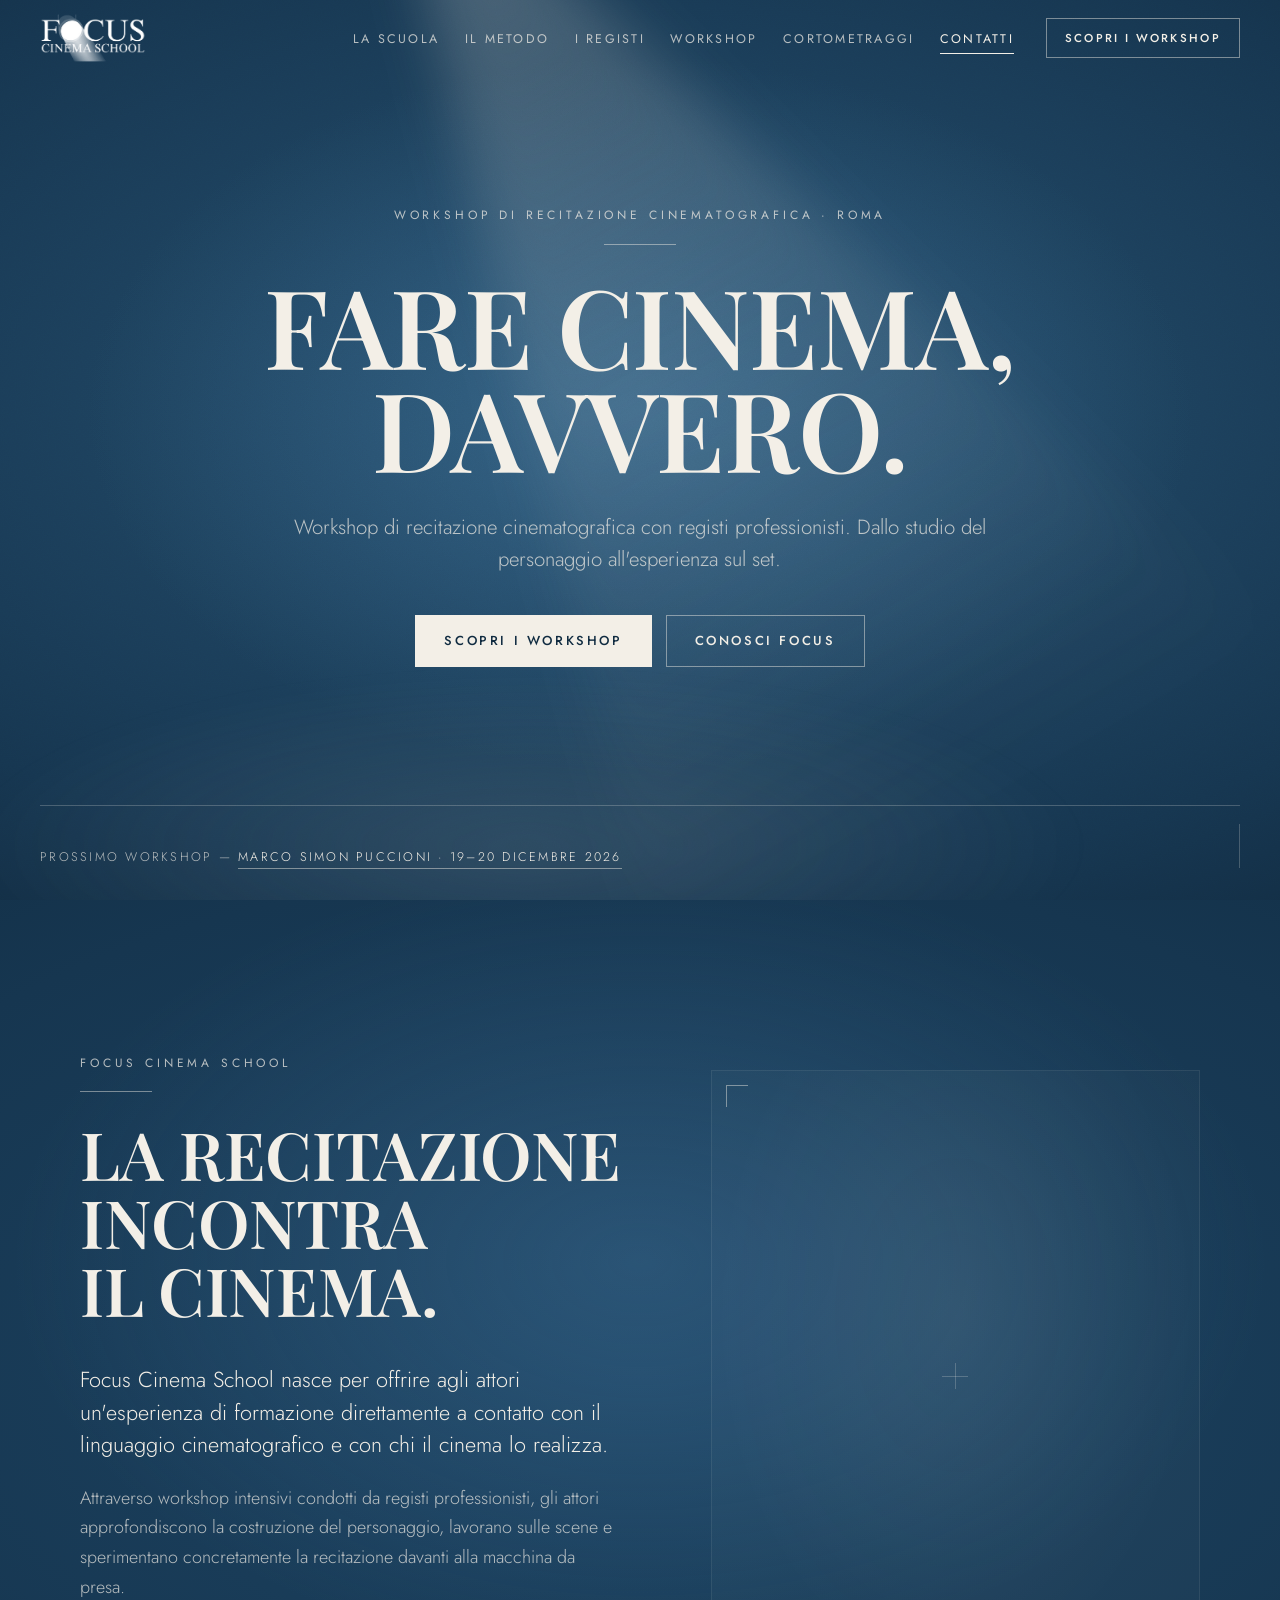
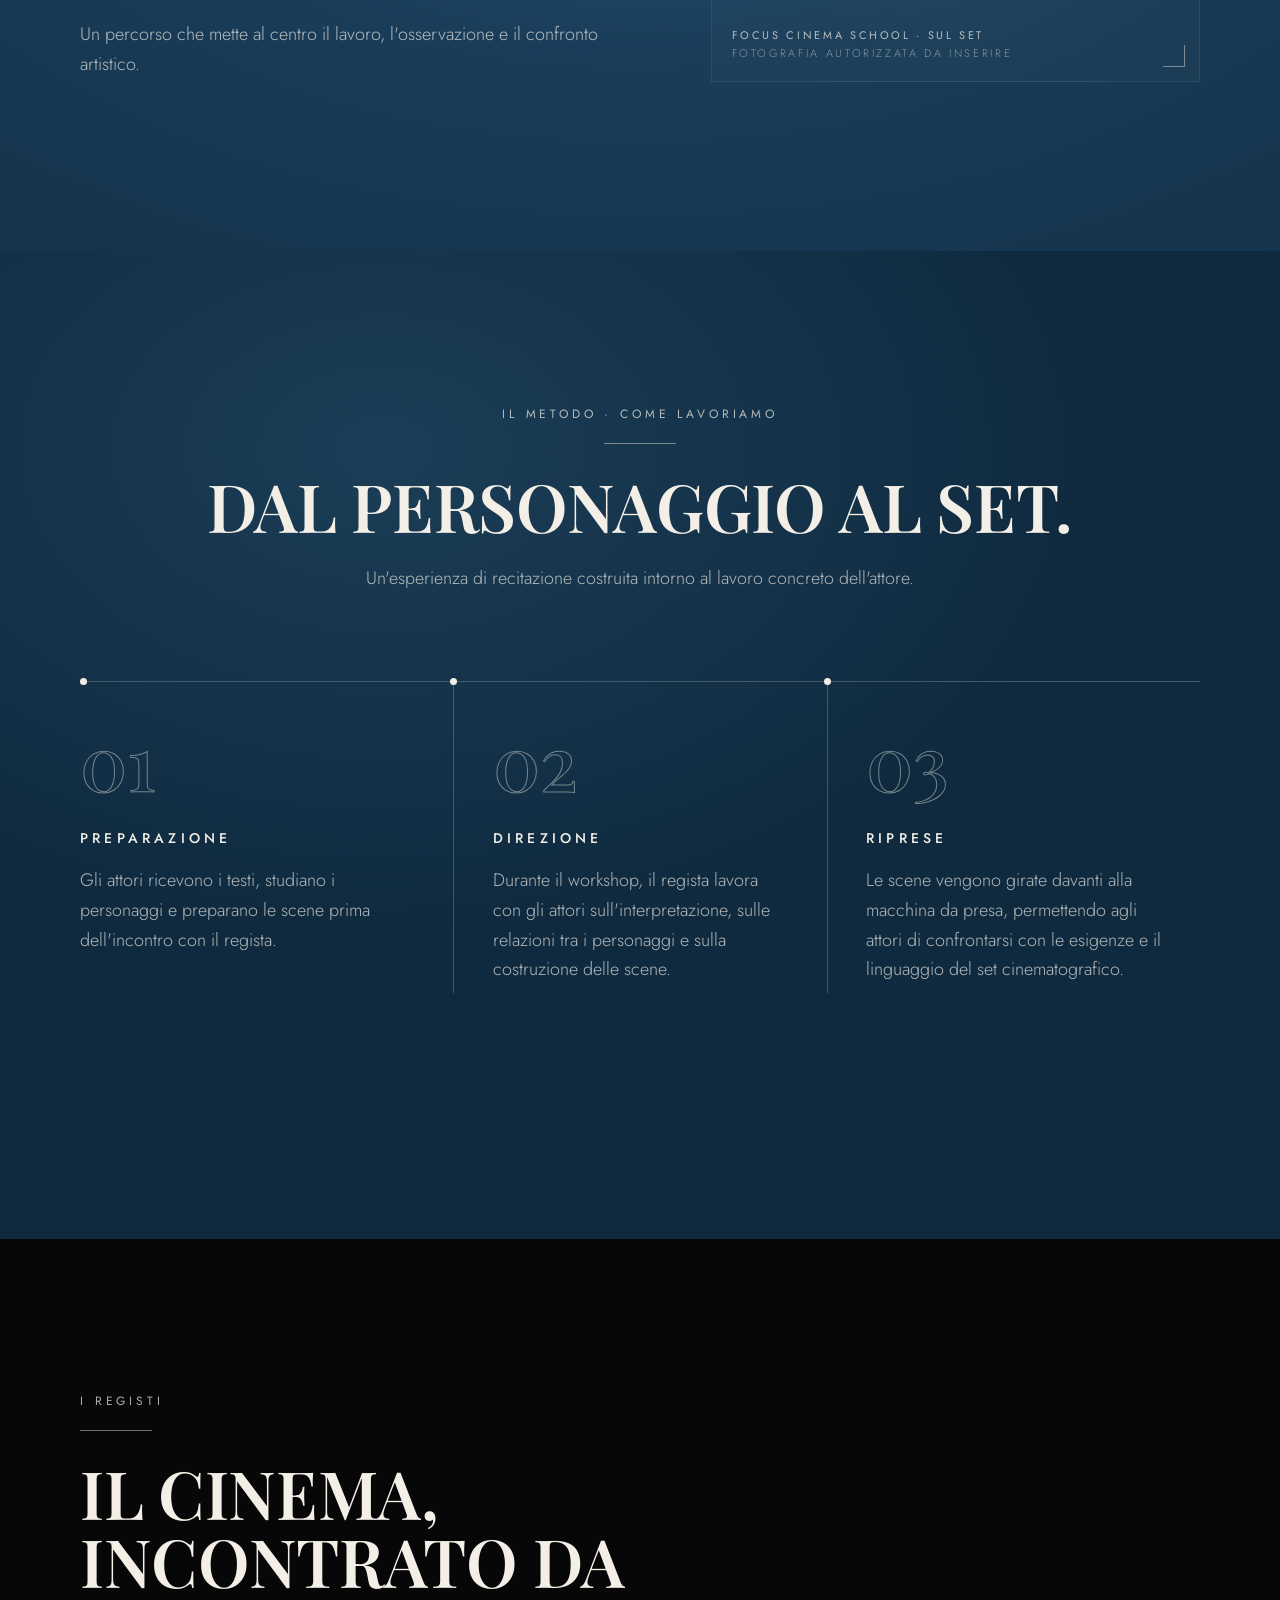
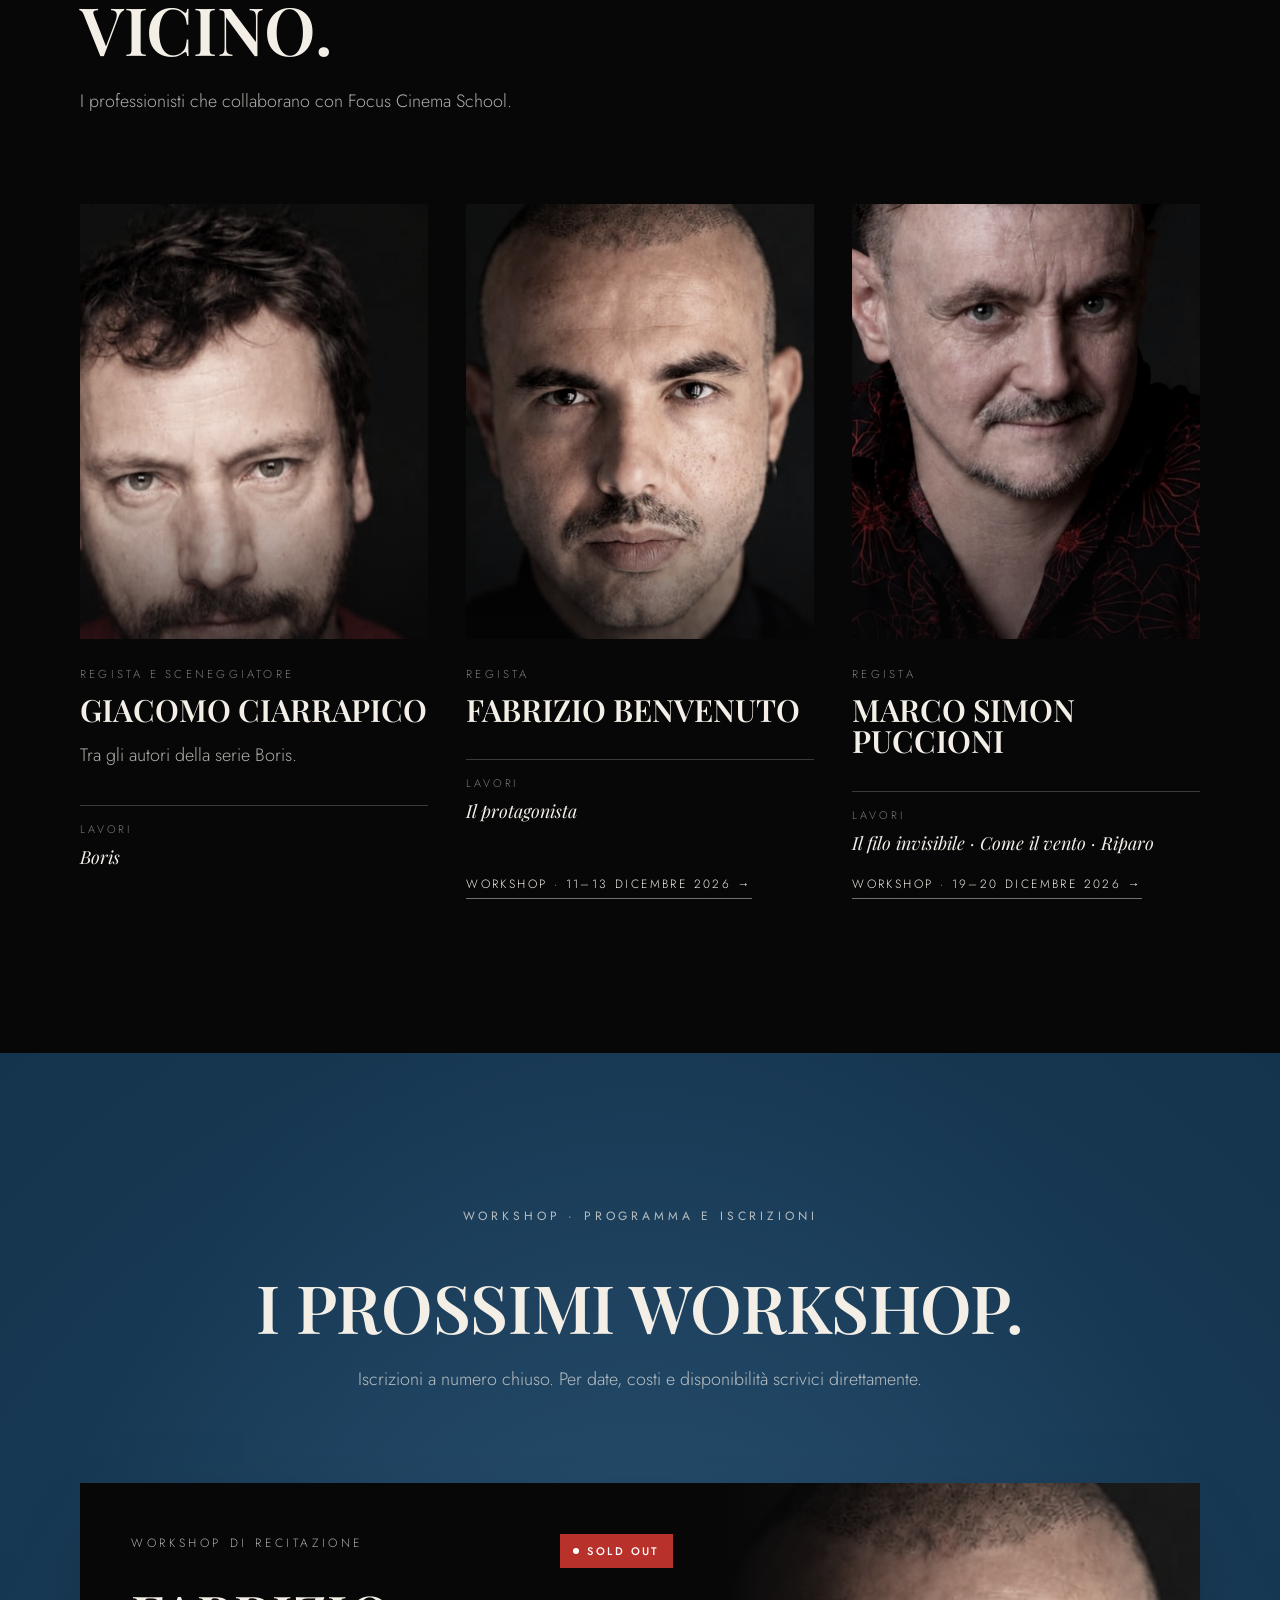
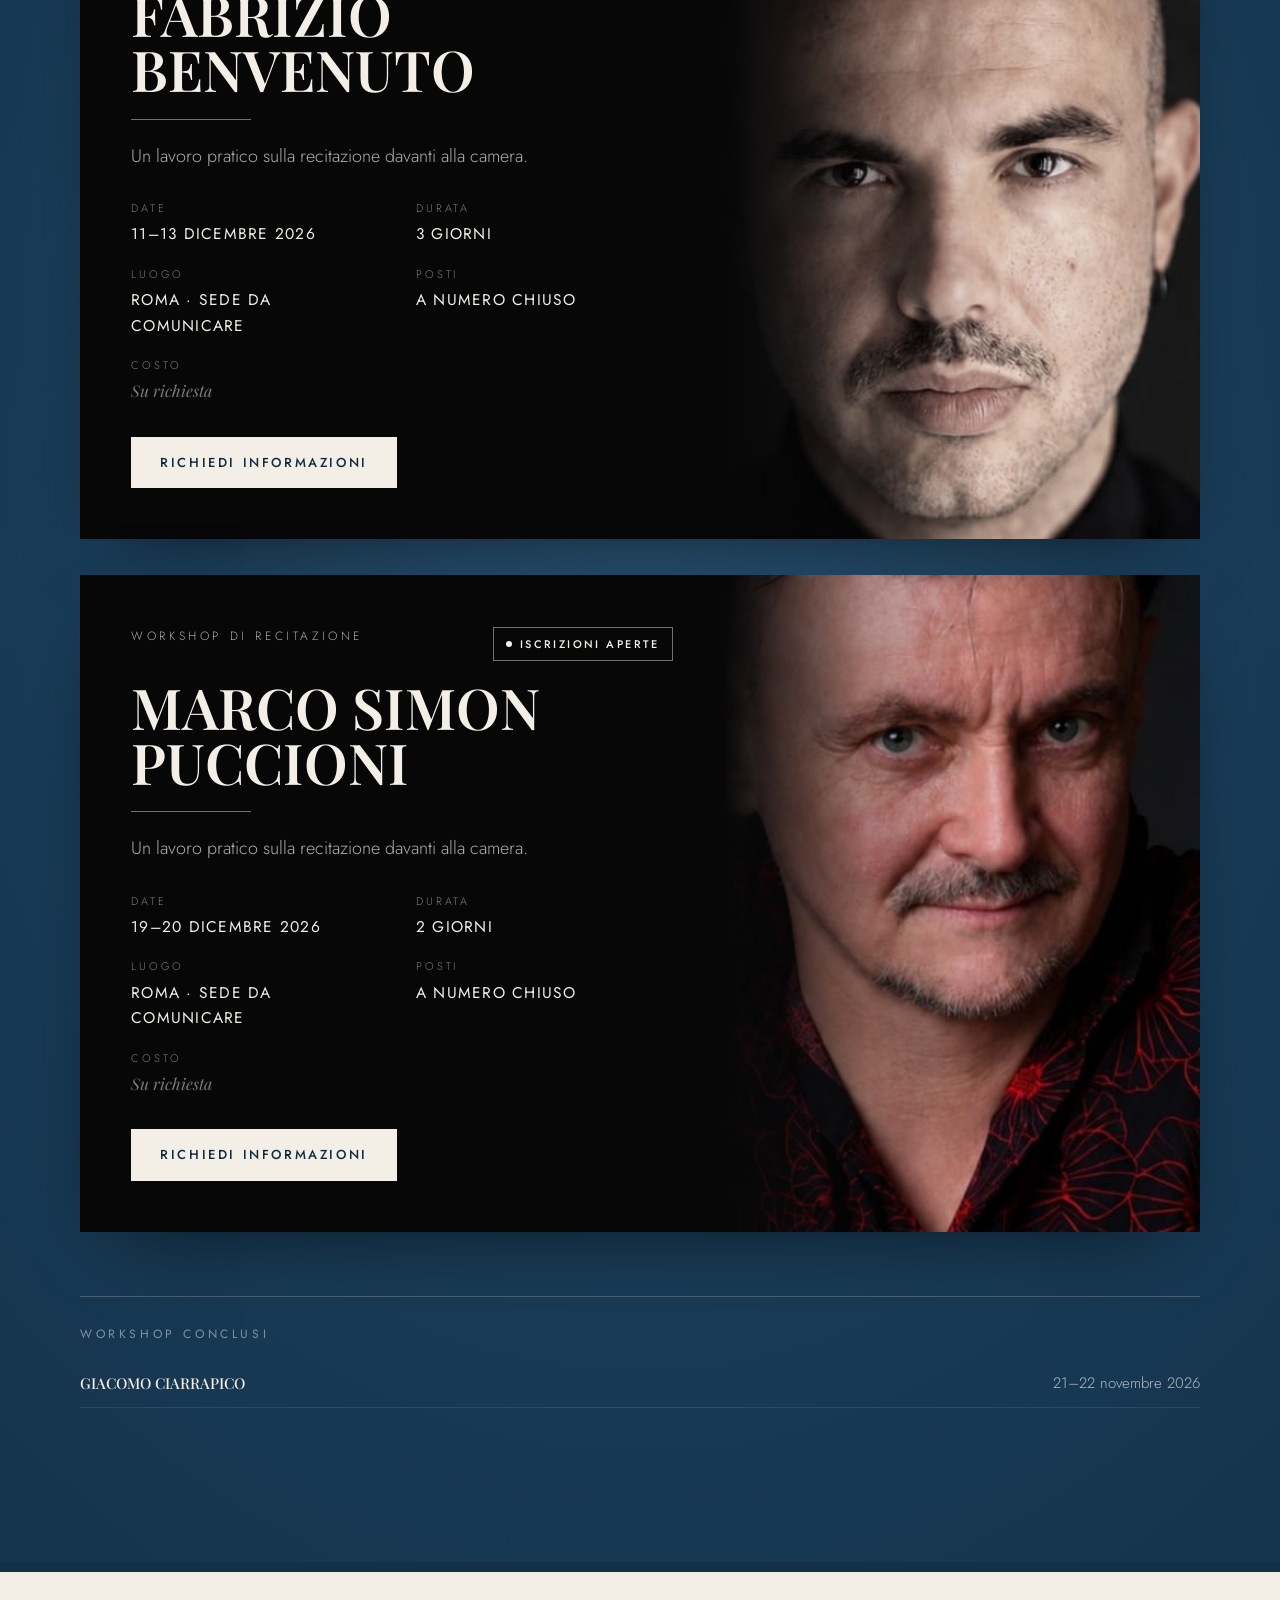
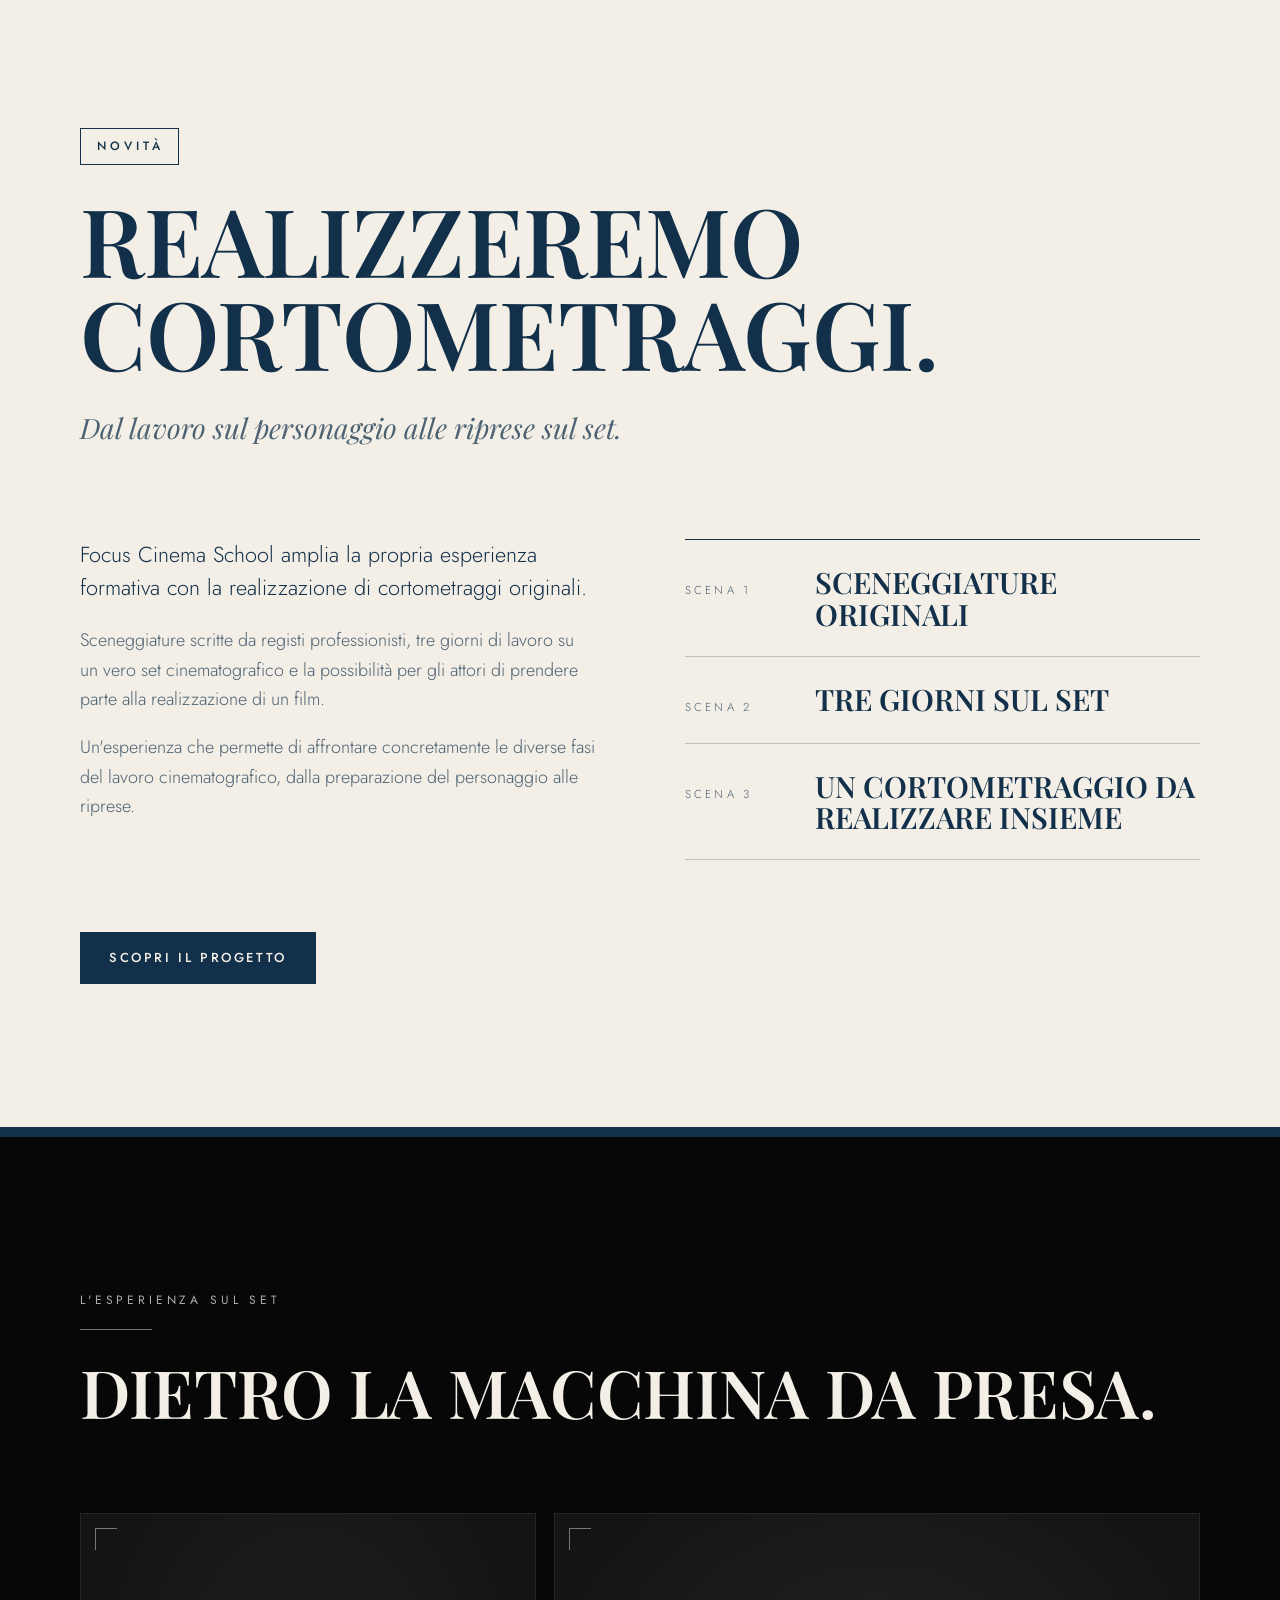
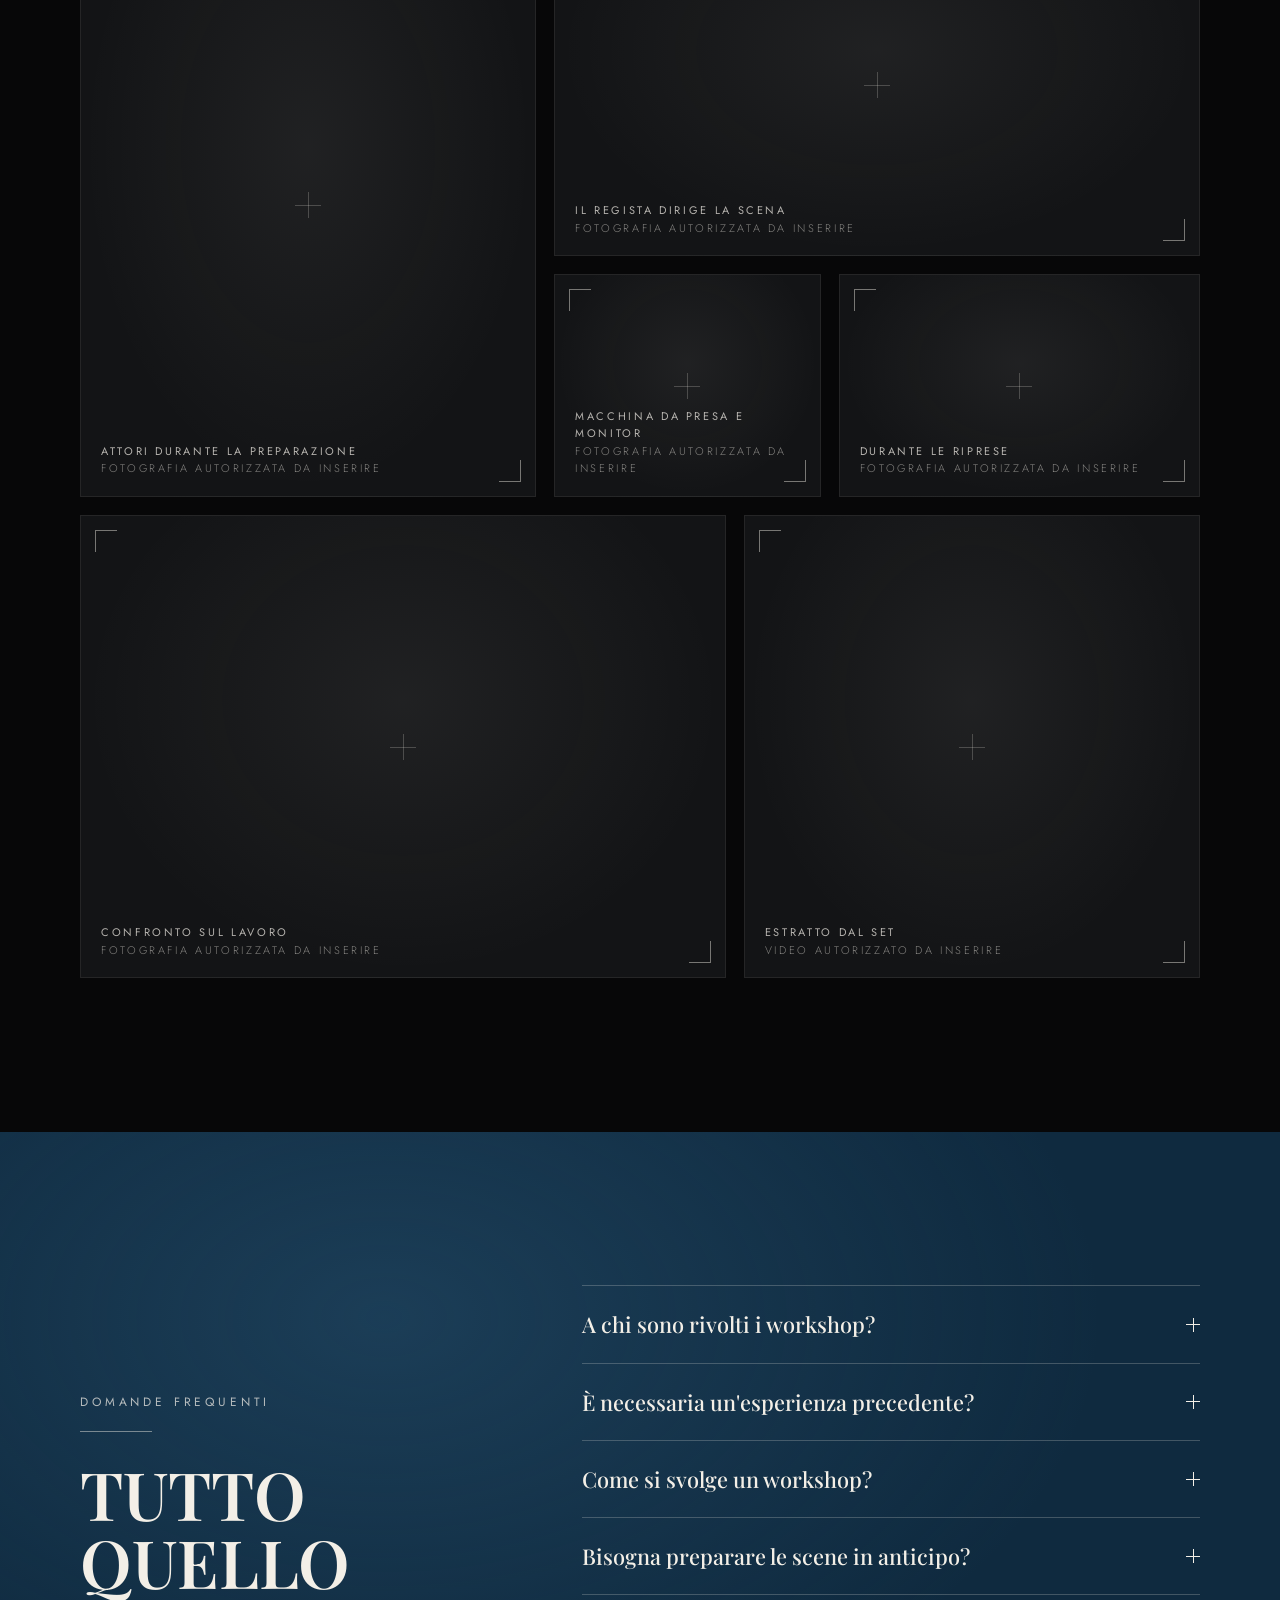
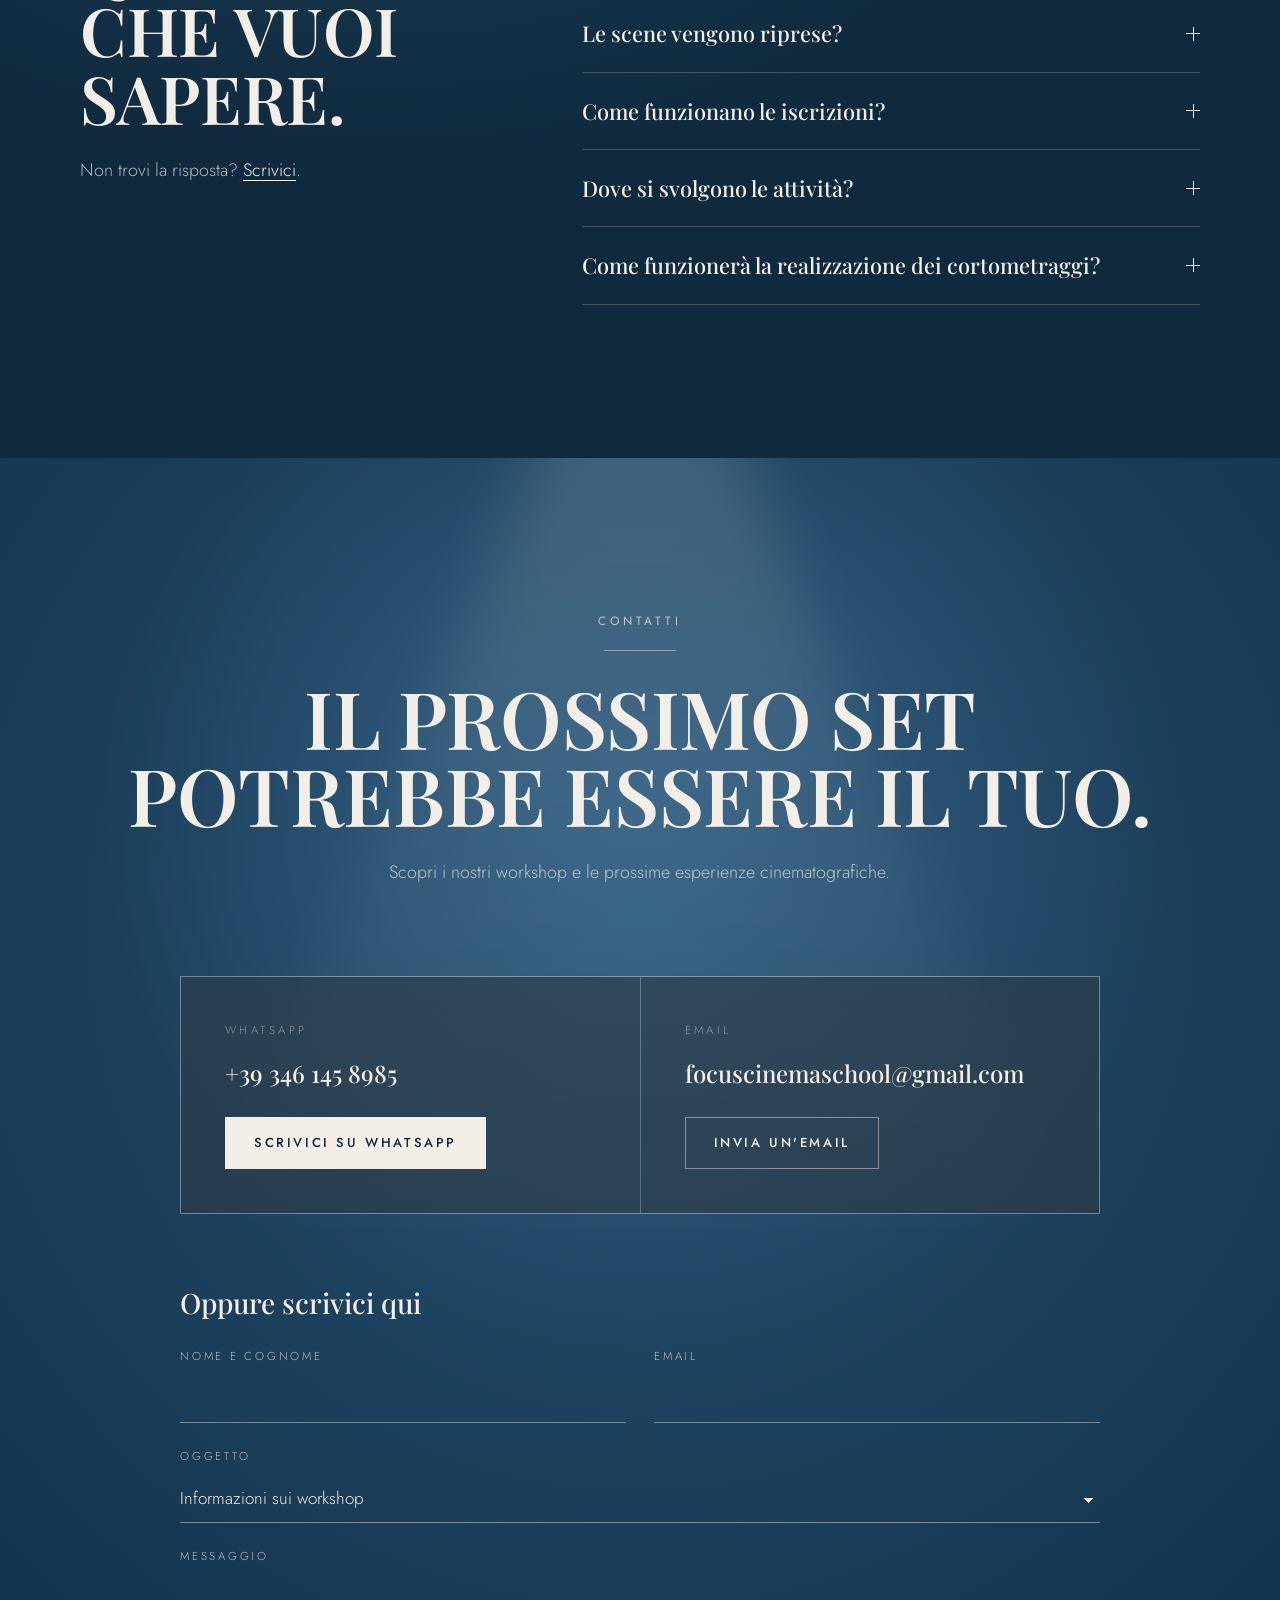
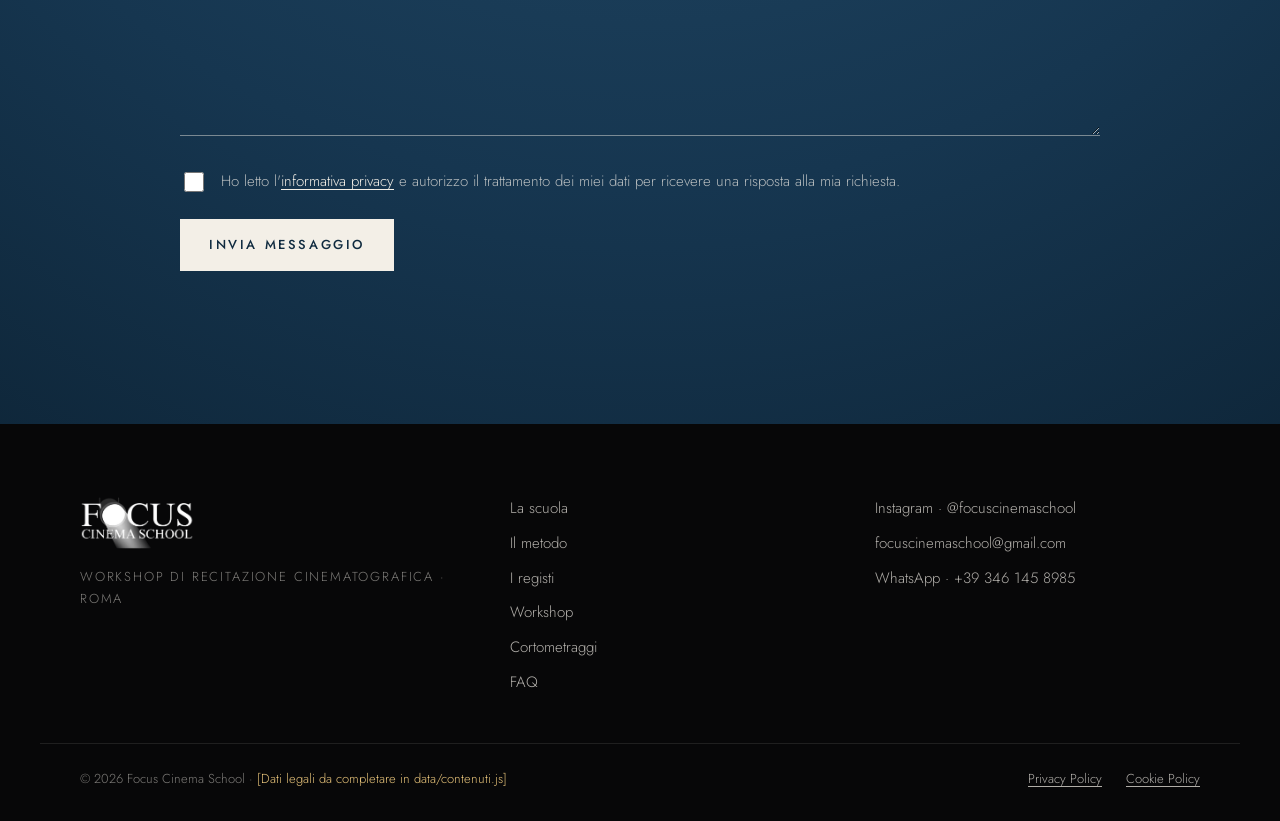
<file: index.html>
<!doctype html>
<html lang="it" class="no-js">
<head>
  <meta charset="utf-8">
  <meta name="viewport" content="width=device-width, initial-scale=1">
  <title>Focus Cinema School — Workshop di recitazione cinematografica a Roma</title>
  <meta name="description" content="Workshop di recitazione cinematografica a Roma con registi professionisti. Dallo studio del personaggio all'esperienza sul set: recitazione davanti alla macchina da presa.">
  <meta name="theme-color" content="#0f2a3f">
  <!-- Quando il dominio sarà attivo: <link rel="canonical" href="https://www.TUODOMINIO.it/"> -->

  <meta property="og:type" content="website">
  <meta property="og:locale" content="it_IT">
  <meta property="og:site_name" content="Focus Cinema School">
  <meta property="og:title" content="Focus Cinema School — Fare cinema, davvero.">
  <meta property="og:description" content="Workshop di recitazione cinematografica con registi professionisti. Dallo studio del personaggio all'esperienza sul set.">
  <meta property="og:image" content="assets/img/og-image.jpg">
  <meta name="twitter:card" content="summary_large_image">

  <link rel="icon" type="image/png" href="assets/img/favicon.png">
  <link rel="apple-touch-icon" href="assets/img/favicon.png">
  <link rel="preload" href="assets/fonts/playfair-display-latin-600-normal.woff2" as="font" type="font/woff2" crossorigin>
  <link rel="preload" href="assets/fonts/jost-latin-300-normal.woff2" as="font" type="font/woff2" crossorigin>
  <link rel="stylesheet" href="css/style.css">

  <script type="application/ld+json">
  {
    "@context": "https://schema.org",
    "@type": "EducationalOrganization",
    "name": "Focus Cinema School",
    "description": "Workshop di recitazione cinematografica con registi professionisti.",
    "email": "focuscinemaschool@gmail.com",
    "telephone": "+393461458985",
    "address": { "@type": "PostalAddress", "addressLocality": "Roma", "addressCountry": "IT" },
    "sameAs": ["https://www.instagram.com/focuscinemaschool/"]
  }
  </script>
</head>
<body>
  <a class="skip-link" href="#contenuto">Vai al contenuto</a>

  <!-- ============ HEADER ============ -->
  <header class="site-header" id="top">
    <div class="header-inner">
      <a class="brand" href="#top" aria-label="Focus Cinema School — torna all'inizio">
        <img src="assets/img/logo-focus-cinema-school.png" alt="Focus Cinema School" width="513" height="242">
      </a>

      <nav class="main-nav" aria-label="Navigazione principale">
        <ul>
          <li><a href="#scuola">La scuola</a></li>
          <li><a href="#metodo">Il metodo</a></li>
          <li><a href="#registi">I registi</a></li>
          <li><a href="#workshop">Workshop</a></li>
          <li><a href="#cortometraggi">Cortometraggi</a></li>
          <li><a href="#contatti">Contatti</a></li>
        </ul>
      </nav>

      <a class="btn btn-ghost btn-sm header-cta" href="#workshop">Scopri i workshop</a>

      <button class="menu-toggle" type="button" aria-expanded="false" aria-controls="mobile-menu">
        <span class="menu-toggle-label">Menu</span>
        <span class="menu-toggle-lines" aria-hidden="true"><span></span><span></span></span>
      </button>
    </div>

    <div class="mobile-menu" id="mobile-menu" hidden>
      <nav aria-label="Navigazione mobile">
        <ul>
          <li><a href="#scuola">La scuola</a></li>
          <li><a href="#metodo">Il metodo</a></li>
          <li><a href="#registi">I registi</a></li>
          <li><a href="#workshop">Workshop</a></li>
          <li><a href="#cortometraggi">Cortometraggi</a></li>
          <li><a href="#contatti">Contatti</a></li>
        </ul>
      </nav>
      <a class="btn btn-solid" href="#workshop">Scopri i workshop</a>
    </div>
  </header>

  <main id="contenuto">

    <!-- ============ HERO ============ -->
    <section class="hero" aria-labelledby="hero-title">
      <div class="hero-media" id="hero-media" aria-hidden="true"></div>
      <div class="hero-light" aria-hidden="true">
        <span class="beam"></span>
        <span class="pool"></span>
      </div>

      <div class="hero-content">
        <p class="eyebrow reveal">Workshop di recitazione cinematografica · Roma</p>
        <span class="rule rule-center reveal" aria-hidden="true"></span>
        <h1 class="hero-title reveal" id="hero-title">Fare cinema,<br>davvero.</h1>
        <p class="hero-sub reveal">Workshop di recitazione cinematografica con registi professionisti. Dallo studio del personaggio all'esperienza sul set.</p>
        <div class="hero-actions reveal">
          <a class="btn btn-solid" href="#workshop">Scopri i workshop</a>
          <a class="btn btn-ghost" href="#scuola">Conosci Focus</a>
        </div>
      </div>

      <div class="hero-foot">
        <p class="hero-next" id="hero-next" hidden></p>
        <a class="scroll-cue" href="#scuola" aria-label="Scorri alla sezione La scuola"><span></span></a>
      </div>
    </section>

    <!-- ============ LA SCUOLA ============ -->
    <section class="section section-blue scuola" id="scuola" aria-labelledby="scuola-title">
      <div class="container scuola-grid">
        <div class="scuola-text">
          <p class="eyebrow reveal">Focus Cinema School</p>
          <span class="rule reveal" aria-hidden="true"></span>
          <h2 class="title reveal" id="scuola-title">La recitazione incontra il cinema.</h2>
          <div class="prose reveal">
            <p class="lead">Focus Cinema School nasce per offrire agli attori un'esperienza di formazione direttamente a contatto con il linguaggio cinematografico e con chi il cinema lo realizza.</p>
            <p>Attraverso workshop intensivi condotti da registi professionisti, gli attori approfondiscono la costruzione del personaggio, lavorano sulle scene e sperimentano concretamente la recitazione davanti alla macchina da presa.</p>
            <p>Un percorso che mette al centro il lavoro, l'osservazione e il confronto artistico.</p>
          </div>
        </div>
        <figure class="scuola-figure reveal" id="scuola-figure">
          <!-- riempita da main.js: foto da data/contenuti.js oppure cornice segnaposto -->
        </figure>
      </div>
    </section>

    <!-- ============ IL METODO ============ -->
    <section class="section section-deep metodo" id="metodo" aria-labelledby="metodo-title">
      <div class="container">
        <header class="section-head center">
          <p class="eyebrow reveal">Il metodo · Come lavoriamo</p>
          <span class="rule rule-center reveal" aria-hidden="true"></span>
          <h2 class="title reveal" id="metodo-title">Dal personaggio al set.</h2>
          <p class="section-sub reveal">Un'esperienza di recitazione costruita intorno al lavoro concreto dell'attore.</p>
        </header>

        <ol class="steps">
          <li class="step reveal">
            <span class="step-num" aria-hidden="true">01</span>
            <h3 class="step-title">Preparazione</h3>
            <p>Gli attori ricevono i testi, studiano i personaggi e preparano le scene prima dell'incontro con il regista.</p>
          </li>
          <li class="step reveal">
            <span class="step-num" aria-hidden="true">02</span>
            <h3 class="step-title">Direzione</h3>
            <p>Durante il workshop, il regista lavora con gli attori sull'interpretazione, sulle relazioni tra i personaggi e sulla costruzione delle scene.</p>
          </li>
          <li class="step reveal">
            <span class="step-num" aria-hidden="true">03</span>
            <h3 class="step-title">Riprese</h3>
            <p>Le scene vengono girate davanti alla macchina da presa, permettendo agli attori di confrontarsi con le esigenze e il linguaggio del set cinematografico.</p>
          </li>
        </ol>
        <p class="note reveal">La struttura specifica può variare in base al workshop e al regista.</p>
      </div>
    </section>

    <!-- ============ I REGISTI ============ -->
    <section class="section section-black registi" id="registi" aria-labelledby="registi-title">
      <div class="container">
        <header class="section-head">
          <p class="eyebrow reveal">I registi</p>
          <span class="rule reveal" aria-hidden="true"></span>
          <h2 class="title reveal" id="registi-title">Il cinema,<br>incontrato da vicino.</h2>
          <p class="section-sub reveal">I professionisti che collaborano con Focus Cinema School.</p>
        </header>
        <div class="directors" id="directors-list">
          <!-- generato da main.js -->
        </div>
      </div>
    </section>

    <!-- ============ WORKSHOP ============ -->
    <section class="section section-blue workshop" id="workshop" aria-labelledby="workshop-title">
      <div class="container">
        <header class="section-head center">
          <p class="eyebrow reveal">Workshop · Programma e iscrizioni</p>
          <span class="rule rule-center reveal" aria-hidden="true"></span>
          <h2 class="title reveal" id="workshop-title">I prossimi workshop.</h2>
          <p class="section-sub reveal">Iscrizioni a numero chiuso. Per date, costi e disponibilità scrivici direttamente.</p>
        </header>

        <div class="workshops" id="workshops-list">
          <!-- generato da main.js -->
        </div>
        <noscript>
          <p class="note">Per conoscere i prossimi workshop scrivici su WhatsApp al +39 346 145 8985 o a focuscinemaschool@gmail.com.</p>
        </noscript>

        <div class="past" id="workshops-past" hidden></div>
      </div>
    </section>

    <!-- ============ CORTOMETRAGGI ============ -->
    <section class="section section-paper corti" id="cortometraggi" aria-labelledby="corti-title">
      <div class="container">
        <div class="corti-head">
          <p class="stamp reveal">Novità</p>
          <h2 class="title title-xl reveal" id="corti-title">Realizzeremo cortometraggi.</h2>
          <p class="corti-sub reveal">Dal lavoro sul personaggio alle riprese sul set.</p>
        </div>

        <div class="corti-body">
          <div class="prose reveal">
            <p class="lead">Focus Cinema School amplia la propria esperienza formativa con la realizzazione di cortometraggi originali.</p>
            <p>Sceneggiature scritte da registi professionisti, tre giorni di lavoro su un vero set cinematografico e la possibilità per gli attori di prendere parte alla realizzazione di un film.</p>
            <p>Un'esperienza che permette di affrontare concretamente le diverse fasi del lavoro cinematografico, dalla preparazione del personaggio alle riprese.</p>
          </div>

          <ul class="slates" role="list">
            <li class="slate reveal">
              <span class="slate-label">Scena 1</span>
              <span class="slate-title">Sceneggiature originali</span>
            </li>
            <li class="slate reveal">
              <span class="slate-label">Scena 2</span>
              <span class="slate-title">Tre giorni sul set</span>
            </li>
            <li class="slate reveal">
              <span class="slate-label">Scena 3</span>
              <span class="slate-title">Un cortometraggio da realizzare insieme</span>
            </li>
          </ul>
        </div>

        <div class="corti-cta reveal">
          <button class="btn btn-ink" type="button" aria-expanded="false" aria-controls="corti-details" id="corti-toggle">Scopri il progetto</button>
        </div>

        <div class="corti-details" id="corti-details" hidden>
          <div class="corti-details-inner">
            <div>
              <h3 class="subtitle">Il progetto</h3>
              <p>Ogni cortometraggio nasce da una sceneggiatura originale scritta da un regista professionista. Gli attori partecipano a tutte le fasi del lavoro: lo studio del personaggio, le prove e la preparazione delle scene, fino a tre giorni di riprese su un set cinematografico.</p>
              <p>Date, modalità di partecipazione e costi saranno comunicati non appena definiti. Se ti interessa, lasciaci un messaggio: ti terremo aggiornato.</p>
            </div>
            <div class="corti-interest">
              <h3 class="subtitle">Manifesta il tuo interesse</h3>
              <p class="small">Il messaggio è già pronto, puoi modificarlo prima di inviarlo.</p>
              <div class="btn-row">
                <a class="btn btn-ink" data-contact="whatsapp" data-message="Ciao Focus Cinema School, sono interessato/a al progetto cortometraggi. Vorrei ricevere aggiornamenti su date e modalità di partecipazione." href="#" target="_blank" rel="noopener">Scrivici su WhatsApp</a>
                <a class="btn btn-ink-ghost" data-contact="email" data-subject="Progetto cortometraggi" data-message="Ciao Focus Cinema School, sono interessato/a al progetto cortometraggi. Vorrei ricevere aggiornamenti su date e modalità di partecipazione." href="#">Invia un'email</a>
              </div>
            </div>
          </div>
        </div>
      </div>
    </section>

    <!-- ============ GALLERIA ============ -->
    <section class="section section-black galleria" id="galleria" aria-labelledby="galleria-title">
      <div class="container">
        <header class="section-head">
          <p class="eyebrow reveal">L'esperienza sul set</p>
          <span class="rule reveal" aria-hidden="true"></span>
          <h2 class="title reveal" id="galleria-title">Dietro la macchina da presa.</h2>
        </header>
        <div class="gallery" id="gallery">
          <!-- generato da main.js -->
        </div>
      </div>
    </section>

    <!-- ============ FAQ ============ -->
    <section class="section section-deep faq" id="faq" aria-labelledby="faq-title">
      <div class="container faq-grid">
        <header class="section-head">
          <p class="eyebrow reveal">Domande frequenti</p>
          <span class="rule reveal" aria-hidden="true"></span>
          <h2 class="title reveal" id="faq-title">Tutto quello che vuoi sapere.</h2>
          <p class="section-sub reveal">Non trovi la risposta? <a href="#contatti">Scrivici</a>.</p>
        </header>
        <div class="faq-list" id="faq-list">
          <!-- generato da main.js -->
        </div>
      </div>
    </section>

    <!-- ============ CONTATTI ============ -->
    <section class="section contatti" id="contatti" aria-labelledby="contatti-title">
      <div class="contatti-light" aria-hidden="true"><span class="beam"></span></div>
      <div class="container">
        <header class="section-head center">
          <p class="eyebrow reveal">Contatti</p>
          <span class="rule rule-center reveal" aria-hidden="true"></span>
          <h2 class="title title-xl reveal" id="contatti-title">Il prossimo set<br>potrebbe essere il tuo.</h2>
          <p class="section-sub reveal">Scopri i nostri workshop e le prossime esperienze cinematografiche.</p>
        </header>

        <div class="contact-cards reveal">
          <div class="contact-card">
            <span class="contact-label">WhatsApp</span>
            <a class="contact-value" data-contact="whatsapp" href="https://wa.me/393461458985" target="_blank" rel="noopener">+39 346 145 8985</a>
            <a class="btn btn-solid" data-contact="whatsapp" data-message="Ciao Focus Cinema School, vorrei ricevere informazioni sui vostri workshop." href="https://wa.me/393461458985" target="_blank" rel="noopener">Scrivici su WhatsApp</a>
          </div>
          <div class="contact-card">
            <span class="contact-label">Email</span>
            <a class="contact-value" href="mailto:focuscinemaschool@gmail.com">focuscinemaschool@gmail.com</a>
            <a class="btn btn-ghost" data-contact="email" data-subject="Richiesta informazioni" data-message="Ciao Focus Cinema School, vorrei ricevere informazioni sui vostri workshop." href="mailto:focuscinemaschool@gmail.com">Invia un'email</a>
          </div>
        </div>

        <form class="contact-form reveal" id="contact-form" novalidate>
          <h3 class="subtitle">Oppure scrivici qui</h3>
          <div class="field-row">
            <div class="field">
              <label for="f-nome">Nome e cognome</label>
              <input id="f-nome" name="nome" type="text" autocomplete="name" required>
            </div>
            <div class="field">
              <label for="f-email">Email</label>
              <input id="f-email" name="email" type="email" autocomplete="email" required>
            </div>
          </div>
          <div class="field">
            <label for="f-oggetto">Oggetto</label>
            <select id="f-oggetto" name="oggetto" required>
              <option value="Informazioni sui workshop">Informazioni sui workshop</option>
              <option value="Progetto cortometraggi">Progetto cortometraggi</option>
              <option value="Altro">Altro</option>
            </select>
          </div>
          <div class="field">
            <label for="f-messaggio">Messaggio</label>
            <textarea id="f-messaggio" name="messaggio" rows="5" required></textarea>
          </div>
          <!-- campo anti-spam: lasciare vuoto -->
          <div class="hp" aria-hidden="true">
            <label for="f-sito">Non compilare</label>
            <input id="f-sito" name="sito" type="text" tabindex="-1" autocomplete="off">
          </div>
          <div class="field field-check">
            <input id="f-privacy" name="privacy" type="checkbox" required>
            <label for="f-privacy">Ho letto l'<a href="privacy.html">informativa privacy</a> e autorizzo il trattamento dei miei dati per ricevere una risposta alla mia richiesta.</label>
          </div>
          <div class="form-foot">
            <button class="btn btn-solid" type="submit">Invia messaggio</button>
            <p class="form-status" id="form-status" role="status" aria-live="polite"></p>
          </div>
        </form>
      </div>
    </section>
  </main>

  <!-- ============ FOOTER ============ -->
  <footer class="site-footer">
    <div class="container footer-grid">
      <div class="footer-brand">
        <img src="assets/img/logo-focus-cinema-school.png" alt="Focus Cinema School" width="513" height="242" loading="lazy">
        <p>Workshop di recitazione cinematografica · Roma</p>
      </div>
      <nav class="footer-nav" aria-label="Sezioni">
        <ul>
          <li><a href="#scuola">La scuola</a></li>
          <li><a href="#metodo">Il metodo</a></li>
          <li><a href="#registi">I registi</a></li>
          <li><a href="#workshop">Workshop</a></li>
          <li><a href="#cortometraggi">Cortometraggi</a></li>
          <li><a href="#faq">FAQ</a></li>
        </ul>
      </nav>
      <ul class="footer-contacts">
        <li><a data-contact="instagram" href="https://www.instagram.com/focuscinemaschool/" target="_blank" rel="noopener">Instagram · @focuscinemaschool</a></li>
        <li><a href="mailto:focuscinemaschool@gmail.com">focuscinemaschool@gmail.com</a></li>
        <li><a data-contact="whatsapp" href="https://wa.me/393461458985" target="_blank" rel="noopener">WhatsApp · +39 346 145 8985</a></li>
      </ul>
    </div>
    <div class="container footer-legal">
      <p id="legal-data"><!-- da data/contenuti.js → legale --></p>
      <ul>
        <li><a href="privacy.html">Privacy Policy</a></li>
        <li><a href="cookie.html">Cookie Policy</a></li>
      </ul>
    </div>
  </footer>

  <!-- ============ DIALOG RICHIESTA INFORMAZIONI ============ -->
  <dialog class="info-dialog" id="info-dialog" aria-labelledby="dialog-title">
    <form method="dialog" class="dialog-inner">
      <button class="dialog-close" value="close" aria-label="Chiudi">×</button>
      <p class="eyebrow">Richiedi informazioni</p>
      <h2 class="dialog-title" id="dialog-title"></h2>
      <p class="dialog-meta" id="dialog-meta"></p>
      <label class="dialog-label" for="dialog-message">Il tuo messaggio (puoi modificarlo)</label>
      <textarea id="dialog-message" rows="5"></textarea>
      <div class="btn-row">
        <a class="btn btn-solid" id="dialog-wa" href="#" target="_blank" rel="noopener">Scrivici su WhatsApp</a>
        <a class="btn btn-ghost" id="dialog-mail" href="#">Invia un'email</a>
      </div>
    </form>
  </dialog>

  <script src="data/contenuti.js"></script>
  <script src="js/main.js" defer></script>
</body>
</html>
</file>
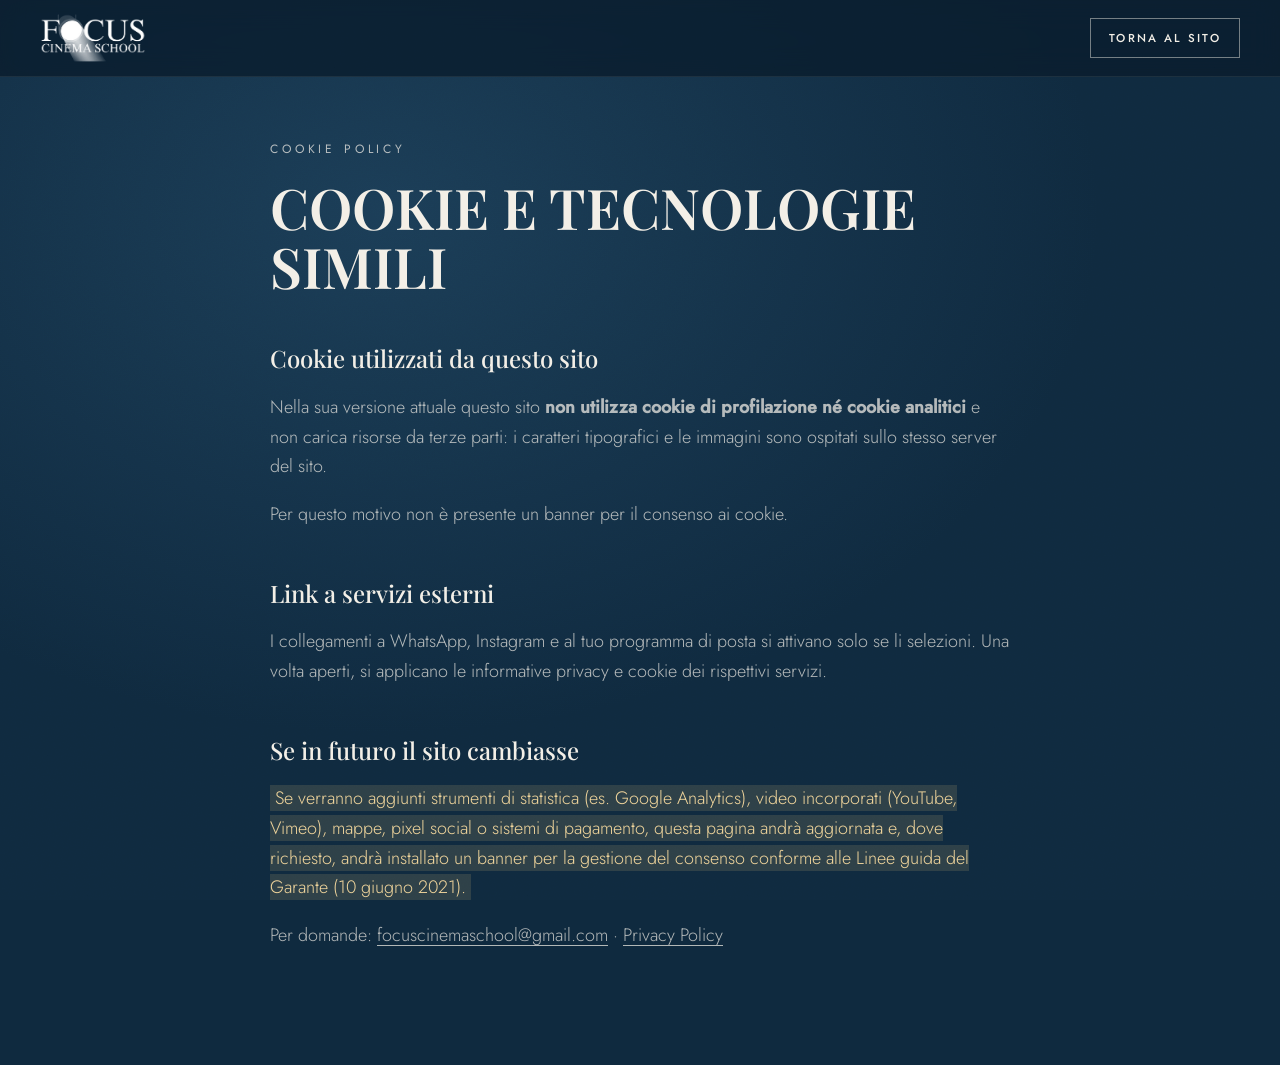
<file: cookie.html>
<!doctype html>
<html lang="it">
<head>
  <meta charset="utf-8">
  <meta name="viewport" content="width=device-width, initial-scale=1">
  <title>Cookie Policy — Focus Cinema School</title>
  <meta name="robots" content="noindex">
  <link rel="icon" type="image/png" href="assets/img/favicon.png">
  <link rel="stylesheet" href="css/style.css">
</head>
<body>
  <header class="site-header is-scrolled">
    <div class="header-inner">
      <a class="brand" href="index.html" aria-label="Torna alla home"><img src="assets/img/logo-focus-cinema-school.png" alt="Focus Cinema School" width="513" height="242"></a>
      <a class="btn btn-ghost btn-sm" href="index.html" style="margin-left:auto">Torna al sito</a>
    </div>
  </header>
  <main class="legal-page section-deep">
    <div class="container">
      <p class="eyebrow">Cookie Policy</p>
      <h1>Cookie e tecnologie simili</h1>

      <h2>Cookie utilizzati da questo sito</h2>
      <p>Nella sua versione attuale questo sito <strong>non utilizza cookie di profilazione né cookie analitici</strong> e non carica risorse da terze parti: i caratteri tipografici e le immagini sono ospitati sullo stesso server del sito.</p>
      <p>Per questo motivo non è presente un banner per il consenso ai cookie.</p>

      <h2>Link a servizi esterni</h2>
      <p>I collegamenti a WhatsApp, Instagram e al tuo programma di posta si attivano solo se li selezioni. Una volta aperti, si applicano le informative privacy e cookie dei rispettivi servizi.</p>

      <h2>Se in futuro il sito cambiasse</h2>
      <p><span class="todo">Se verranno aggiunti strumenti di statistica (es. Google Analytics), video incorporati (YouTube, Vimeo), mappe, pixel social o sistemi di pagamento, questa pagina andrà aggiornata e, dove richiesto, andrà installato un banner per la gestione del consenso conforme alle Linee guida del Garante (10 giugno 2021).</span></p>

      <p>Per domande: <a href="mailto:focuscinemaschool@gmail.com">focuscinemaschool@gmail.com</a> · <a href="privacy.html">Privacy Policy</a></p>
    </div>
  </main>
</body>
</html>
</file>
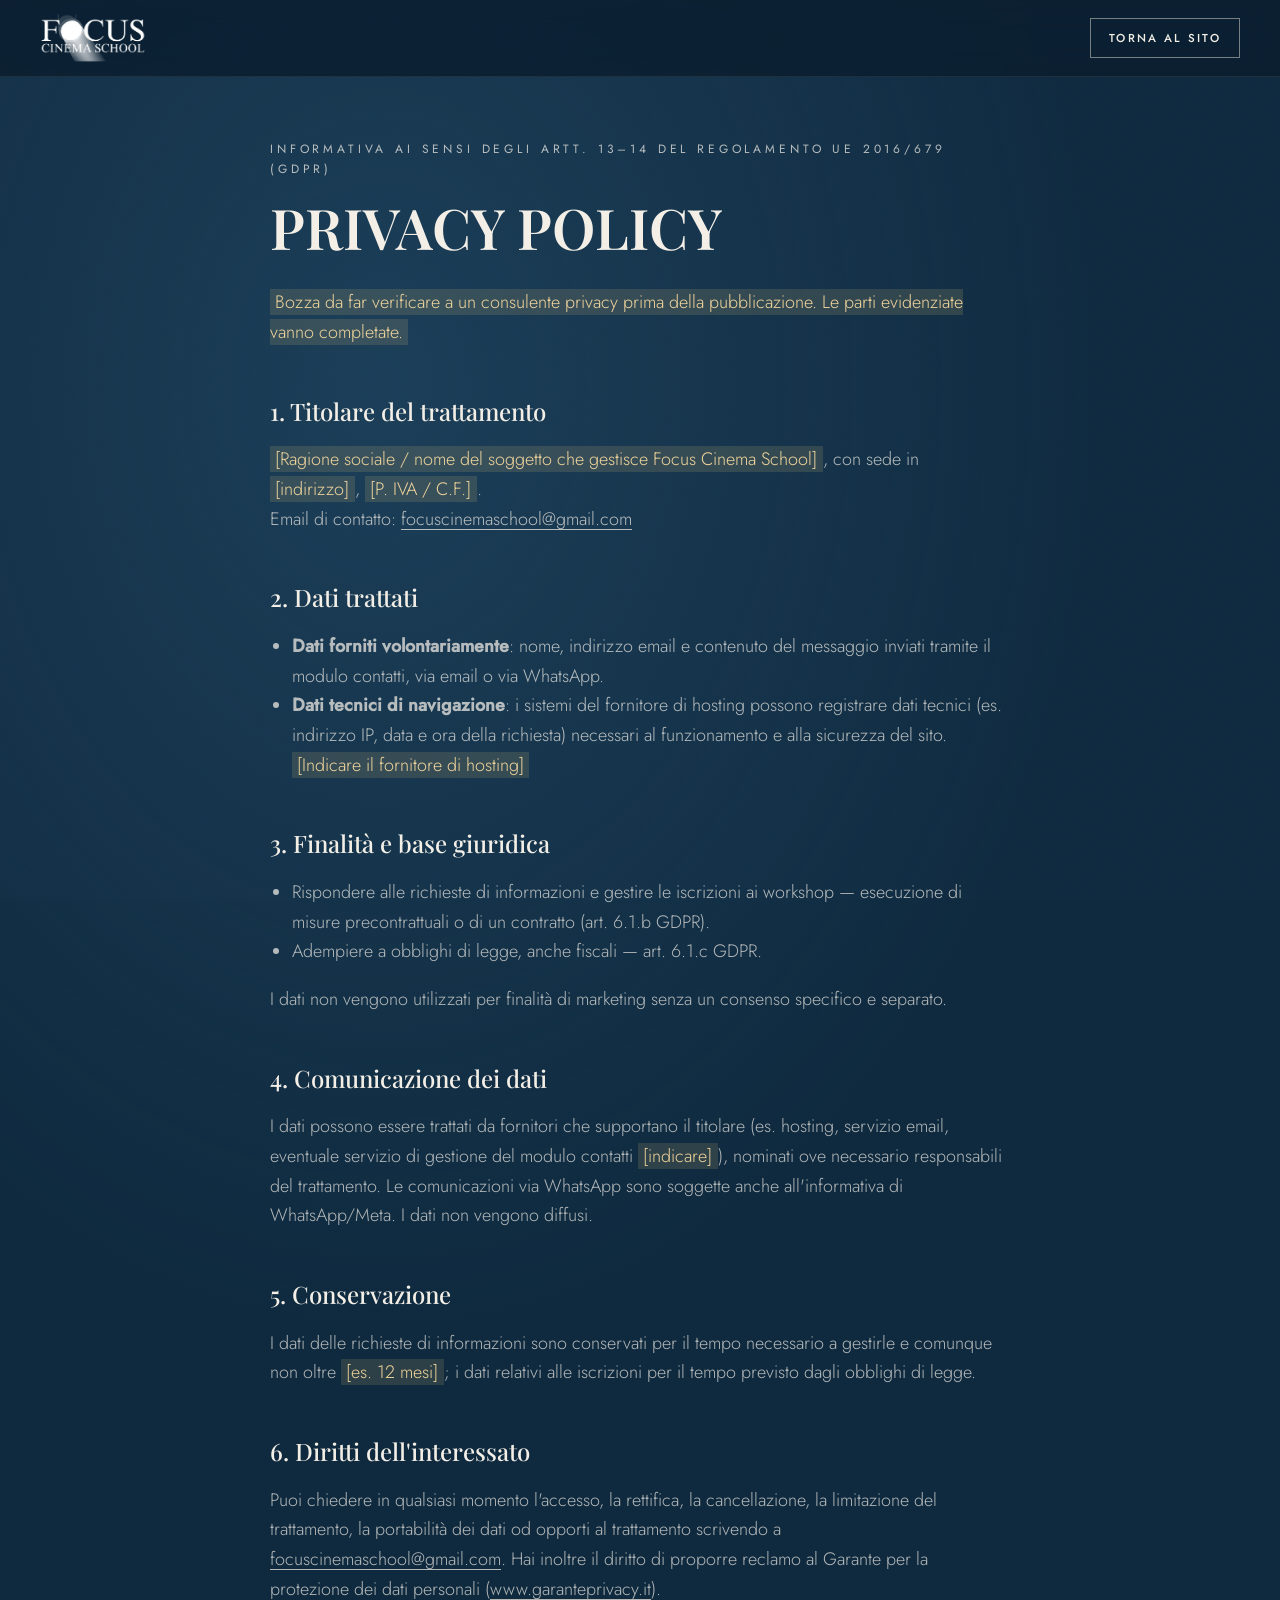
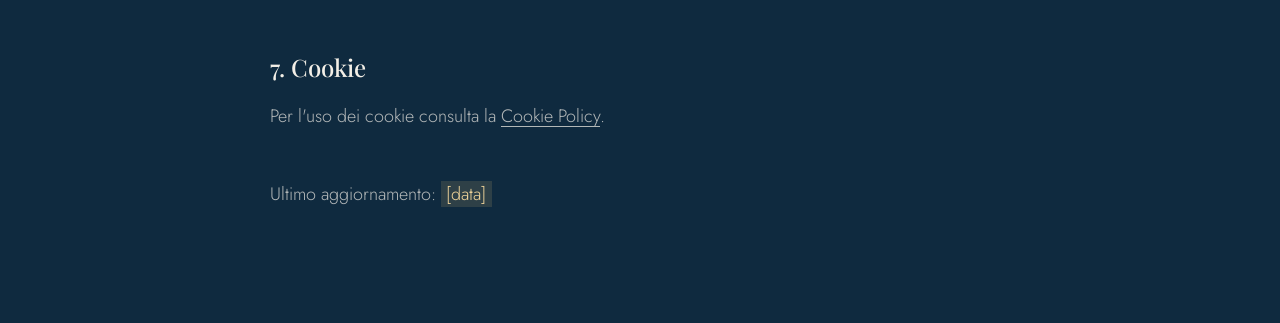
<file: privacy.html>
<!doctype html>
<html lang="it">
<head>
  <meta charset="utf-8">
  <meta name="viewport" content="width=device-width, initial-scale=1">
  <title>Privacy Policy — Focus Cinema School</title>
  <meta name="robots" content="noindex">
  <link rel="icon" type="image/png" href="assets/img/favicon.png">
  <link rel="stylesheet" href="css/style.css">
</head>
<body>
  <header class="site-header is-scrolled">
    <div class="header-inner">
      <a class="brand" href="index.html" aria-label="Torna alla home"><img src="assets/img/logo-focus-cinema-school.png" alt="Focus Cinema School" width="513" height="242"></a>
      <a class="btn btn-ghost btn-sm" href="index.html" style="margin-left:auto">Torna al sito</a>
    </div>
  </header>
  <main class="legal-page section-deep">
    <div class="container">
      <p class="eyebrow">Informativa ai sensi degli artt. 13–14 del Regolamento UE 2016/679 (GDPR)</p>
      <h1>Privacy Policy</h1>
      <p><span class="todo">Bozza da far verificare a un consulente privacy prima della pubblicazione. Le parti evidenziate vanno completate.</span></p>

      <h2>1. Titolare del trattamento</h2>
      <p><span class="todo">[Ragione sociale / nome del soggetto che gestisce Focus Cinema School]</span>, con sede in <span class="todo">[indirizzo]</span>, <span class="todo">[P. IVA / C.F.]</span>.<br>
      Email di contatto: <a href="mailto:focuscinemaschool@gmail.com">focuscinemaschool@gmail.com</a></p>

      <h2>2. Dati trattati</h2>
      <ul>
        <li><strong>Dati forniti volontariamente</strong>: nome, indirizzo email e contenuto del messaggio inviati tramite il modulo contatti, via email o via WhatsApp.</li>
        <li><strong>Dati tecnici di navigazione</strong>: i sistemi del fornitore di hosting possono registrare dati tecnici (es. indirizzo IP, data e ora della richiesta) necessari al funzionamento e alla sicurezza del sito. <span class="todo">[Indicare il fornitore di hosting]</span></li>
      </ul>

      <h2>3. Finalità e base giuridica</h2>
      <ul>
        <li>Rispondere alle richieste di informazioni e gestire le iscrizioni ai workshop — esecuzione di misure precontrattuali o di un contratto (art. 6.1.b GDPR).</li>
        <li>Adempiere a obblighi di legge, anche fiscali — art. 6.1.c GDPR.</li>
      </ul>
      <p>I dati non vengono utilizzati per finalità di marketing senza un consenso specifico e separato.</p>

      <h2>4. Comunicazione dei dati</h2>
      <p>I dati possono essere trattati da fornitori che supportano il titolare (es. hosting, servizio email, eventuale servizio di gestione del modulo contatti <span class="todo">[indicare]</span>), nominati ove necessario responsabili del trattamento. Le comunicazioni via WhatsApp sono soggette anche all'informativa di WhatsApp/Meta. I dati non vengono diffusi.</p>

      <h2>5. Conservazione</h2>
      <p>I dati delle richieste di informazioni sono conservati per il tempo necessario a gestirle e comunque non oltre <span class="todo">[es. 12 mesi]</span>; i dati relativi alle iscrizioni per il tempo previsto dagli obblighi di legge.</p>

      <h2>6. Diritti dell'interessato</h2>
      <p>Puoi chiedere in qualsiasi momento l'accesso, la rettifica, la cancellazione, la limitazione del trattamento, la portabilità dei dati od opporti al trattamento scrivendo a <a href="mailto:focuscinemaschool@gmail.com">focuscinemaschool@gmail.com</a>. Hai inoltre il diritto di proporre reclamo al Garante per la protezione dei dati personali (<a href="https://www.garanteprivacy.it" rel="noopener">www.garanteprivacy.it</a>).</p>

      <h2>7. Cookie</h2>
      <p>Per l'uso dei cookie consulta la <a href="cookie.html">Cookie Policy</a>.</p>

      <p style="margin-top:48px">Ultimo aggiornamento: <span class="todo">[data]</span></p>
    </div>
  </main>
</body>
</html>
</file>
<file: css/style.css>
/* =====================================================================
   FOCUS CINEMA SCHOOL — STILE
   Riferimento: post Instagram (blu con vignettatura, serif maiuscolo,
   etichette spaziate, filetti sottili) e locandine nere dei workshop.
   ===================================================================== */

/* ---------- Font locali (nessuna richiesta a server esterni) ---------- */
@font-face { font-family: "Playfair Display"; src: url("../assets/fonts/playfair-display-latin-500-normal.woff2") format("woff2"); font-weight: 500; font-style: normal; font-display: swap; }
@font-face { font-family: "Playfair Display"; src: url("../assets/fonts/playfair-display-latin-600-normal.woff2") format("woff2"); font-weight: 600; font-style: normal; font-display: swap; }
@font-face { font-family: "Playfair Display"; src: url("../assets/fonts/playfair-display-latin-400-italic.woff2") format("woff2"); font-weight: 400; font-style: italic; font-display: swap; }
@font-face { font-family: "Jost"; src: url("../assets/fonts/jost-latin-300-normal.woff2") format("woff2"); font-weight: 300; font-style: normal; font-display: swap; }
@font-face { font-family: "Jost"; src: url("../assets/fonts/jost-latin-400-normal.woff2") format("woff2"); font-weight: 400; font-style: normal; font-display: swap; }
@font-face { font-family: "Jost"; src: url("../assets/fonts/jost-latin-500-normal.woff2") format("woff2"); font-weight: 500; font-style: normal; font-display: swap; }

/* ---------- Token ---------- */
:root {
  /* blu petrolio dei post Instagram */
  --blue-500: #2f5d7e;
  --blue-600: #26506f;
  --blue-700: #1d4463;
  --blue-800: #163650;
  --blue-900: #0f2a3f;
  --blue-950: #0a1d2c;
  /* nero delle locandine */
  --black: #070708;
  --black-2: #0e0f11;
  /* avorio */
  --ivory: #f3efe7;
  --ivory-2: #e9e3d7;
  --ivory-mute: rgba(243, 239, 231, .72);
  --ivory-faint: rgba(243, 239, 231, .5);
  --line: rgba(243, 239, 231, .22);
  --line-strong: rgba(243, 239, 231, .45);
  /* inchiostro per la sezione chiara */
  --ink: #12304a;
  --ink-mute: rgba(18, 48, 74, .74);
  --ink-line: rgba(18, 48, 74, .24);
  /* rosso delle locandine (solo per lo stato "sold out") */
  --red: #b8312a;

  --serif: "Playfair Display", "Times New Roman", Georgia, serif;
  --sans: "Jost", "Futura", "Avenir Next", "Helvetica Neue", Arial, sans-serif;

  --container: 1200px;
  --gutter: clamp(16px, 4vw, 40px);
  --section-y: clamp(88px, 12vw, 160px);
  --header-h: 76px;
  --ease: cubic-bezier(.2, .7, .2, 1);

  --grain: url("data:image/svg+xml;utf8,<svg xmlns='http://www.w3.org/2000/svg' width='220' height='220'><filter id='n'><feTurbulence type='fractalNoise' baseFrequency='.85' numOctaves='3' stitchTiles='stitch'/><feColorMatrix values='0 0 0 0 1  0 0 0 0 1  0 0 0 0 1  0 0 0 .55 0'/></filter><rect width='100%' height='100%' filter='url(%23n)'/></svg>");
}

/* ---------- Base ---------- */
*, *::before, *::after { box-sizing: border-box; }
html { scroll-behavior: smooth; scroll-padding-top: calc(var(--header-h) + 12px); -webkit-text-size-adjust: 100%; }
body {
  margin: 0;
  background: var(--blue-900);
  color: var(--ivory);
  font-family: var(--sans);
  font-weight: 300;
  font-size: clamp(16px, 1.05vw + 11px, 18px);
  line-height: 1.65;
  -webkit-font-smoothing: antialiased;
  text-rendering: optimizeLegibility;
  overflow-x: hidden;
}
/* grana cinematografica */
body::after {
  content: "";
  position: fixed; inset: 0;
  background-image: var(--grain);
  opacity: .07;
  pointer-events: none;
  z-index: 100;
  mix-blend-mode: overlay;
}
img, video { display: block; max-width: 100%; height: auto; }
a { color: inherit; text-decoration-thickness: 1px; text-underline-offset: .2em; }
a:hover { text-decoration-color: currentColor; }
p { margin: 0 0 1em; }
h1, h2, h3 { margin: 0; font-weight: 600; }
ul, ol { margin: 0; padding: 0; list-style: none; }
button { font: inherit; color: inherit; }

:focus-visible { outline: 2px solid var(--ivory); outline-offset: 3px; }
.section-paper :focus-visible { outline-color: var(--ink); }

.skip-link {
  position: absolute; left: 16px; top: -60px; z-index: 200;
  background: var(--ivory); color: var(--ink); padding: 10px 16px;
  font-weight: 500; text-decoration: none; transition: top .2s;
}
.skip-link:focus { top: 16px; }

.container { width: 100%; max-width: var(--container); margin: 0 auto; padding: 0 var(--gutter); }

/* ---------- Tipografia ---------- */
.eyebrow {
  font-family: var(--sans);
  font-weight: 400;
  font-size: 12px;
  letter-spacing: .32em;
  text-transform: uppercase;
  color: var(--ivory-mute);
  margin: 0 0 18px;
}
.rule { display: block; width: 72px; height: 1px; background: var(--line-strong); margin: 0 0 28px; }
.rule-center { margin-left: auto; margin-right: auto; }

.title {
  font-family: var(--serif);
  font-weight: 600;
  text-transform: uppercase;
  font-size: clamp(34px, 5.2vw, 68px);
  line-height: 1.02;
  letter-spacing: -.005em;
  text-wrap: balance;
}
.title-xl { font-size: clamp(40px, 7.4vw, 104px); line-height: .98; }
.subtitle {
  font-family: var(--serif);
  font-weight: 500;
  font-size: clamp(22px, 2.2vw, 28px);
  line-height: 1.2;
  margin-bottom: 16px;
}
.section-sub { font-size: clamp(17px, 1.4vw, 20px); color: var(--ivory-mute); margin: 24px 0 0; max-width: 38em; }
.center .section-sub { margin-left: auto; margin-right: auto; }
.prose p { color: var(--ivory-mute); }
.lead { font-size: clamp(19px, 1.7vw, 23px); line-height: 1.5; color: var(--ivory) !important; }
.note { font-family: var(--serif); font-style: italic; font-size: 17px; color: var(--ivory-faint); }
.small { font-size: 15px; }

/* ---------- Pulsanti ---------- */
.btn {
  display: inline-flex; align-items: center; justify-content: center; gap: .6em;
  min-height: 50px;
  padding: 14px 28px;
  font-family: var(--sans);
  font-weight: 500;
  font-size: 13px;
  letter-spacing: .2em;
  text-transform: uppercase;
  text-decoration: none;
  border: 1px solid transparent;
  border-radius: 0;
  cursor: pointer;
  transition: background-color .35s var(--ease), color .35s var(--ease), border-color .35s var(--ease);
  white-space: nowrap;
}
.btn-sm { min-height: 40px; padding: 9px 18px; font-size: 11.5px; }
.btn-solid { background: var(--ivory); color: var(--blue-900); border-color: var(--ivory); }
.btn-solid:hover { background: transparent; color: var(--ivory); }
.btn-ghost { background: transparent; color: var(--ivory); border-color: var(--line-strong); }
.btn-ghost:hover { border-color: var(--ivory); background: rgba(243, 239, 231, .08); }
.btn-ink { background: var(--ink); color: var(--ivory); border-color: var(--ink); }
.btn-ink:hover { background: transparent; color: var(--ink); }
.btn-ink-ghost { background: transparent; color: var(--ink); border-color: var(--ink-line); }
.btn-ink-ghost:hover { border-color: var(--ink); }
.btn[aria-disabled="true"] { opacity: .45; pointer-events: none; }
.btn-row { display: flex; flex-wrap: wrap; gap: 12px; }

/* ---------- Header ---------- */
.site-header {
  position: fixed; inset: 0 0 auto 0; z-index: 50;
  transition: background-color .4s var(--ease), border-color .4s var(--ease), backdrop-filter .4s;
  border-bottom: 1px solid transparent;
}
.site-header.is-scrolled {
  background: rgba(10, 29, 44, .82);
  -webkit-backdrop-filter: blur(14px) saturate(120%);
  backdrop-filter: blur(14px) saturate(120%);
  border-bottom-color: rgba(243, 239, 231, .08);
}
.header-inner {
  max-width: 1360px; margin: 0 auto; padding: 0 var(--gutter);
  height: var(--header-h);
  display: flex; align-items: center; gap: 32px;
}
.brand { display: block; flex-shrink: 0; }
.brand img { height: 50px; width: auto; }
.main-nav { margin-left: auto; }
.main-nav ul { display: flex; gap: clamp(18px, 2vw, 32px); }
.main-nav a {
  font-size: 12.5px; letter-spacing: .18em; text-transform: uppercase;
  text-decoration: none; color: var(--ivory-mute); font-weight: 400;
  padding: 6px 0; position: relative; transition: color .3s;
}
.main-nav a::after {
  content: ""; position: absolute; left: 0; right: 0; bottom: 0; height: 1px;
  background: var(--ivory); transform: scaleX(0); transform-origin: left; transition: transform .4s var(--ease);
}
.main-nav a:hover, .main-nav a[aria-current="true"] { color: var(--ivory); }
.main-nav a:hover::after, .main-nav a[aria-current="true"]::after { transform: scaleX(1); }

.menu-toggle {
  display: none; margin-left: auto;
  background: none; border: 0; padding: 10px 0 10px 10px; cursor: pointer;
  align-items: center; gap: 12px;
  font-size: 12px; letter-spacing: .24em; text-transform: uppercase;
}
.menu-toggle-lines { position: relative; width: 26px; height: 10px; display: block; }
.menu-toggle-lines span { position: absolute; left: 0; width: 100%; height: 1px; background: var(--ivory); transition: transform .4s var(--ease), top .4s var(--ease); }
.menu-toggle-lines span:first-child { top: 0; }
.menu-toggle-lines span:last-child { top: 9px; }
.menu-toggle[aria-expanded="true"] .menu-toggle-lines span:first-child { top: 5px; transform: rotate(45deg); }
.menu-toggle[aria-expanded="true"] .menu-toggle-lines span:last-child { top: 5px; transform: rotate(-45deg); }

.mobile-menu {
  position: fixed; inset: var(--header-h) 0 0 0;
  background: var(--blue-950);
  padding: 32px var(--gutter) 40px;
  display: flex; flex-direction: column; justify-content: space-between;
  overflow-y: auto;
}
.mobile-menu[hidden] { display: none; }
.mobile-menu li { border-bottom: 1px solid var(--line); }
.mobile-menu nav a {
  display: block; padding: 16px 0;
  font-family: var(--serif); font-weight: 500; font-size: 30px; line-height: 1.15;
  text-transform: uppercase; text-decoration: none;
}
.mobile-menu .btn { margin-top: 32px; width: 100%; }
body.menu-open { overflow: hidden; }
body.menu-open .site-header { background: var(--blue-950); }

@media (max-width: 1080px) {
  .main-nav, .header-cta { display: none; }
  .menu-toggle { display: inline-flex; }
}

/* ---------- Superfici (stile post Instagram) ---------- */
.section { position: relative; padding: var(--section-y) 0; overflow: hidden; }
.section-blue {
  background:
    radial-gradient(ellipse 70% 60% at 50% 38%, rgba(70, 120, 160, .35), transparent 70%),
    radial-gradient(ellipse 120% 90% at 50% 50%, var(--blue-700) 0%, var(--blue-800) 60%, var(--blue-900) 100%);
}
.section-deep {
  background:
    radial-gradient(ellipse 80% 70% at 30% 20%, rgba(47, 93, 126, .38), transparent 70%),
    var(--blue-900);
}
.section-black { background: var(--black); }
.section-paper { background: var(--ivory); color: var(--ink); }

.section-head { margin-bottom: clamp(48px, 7vw, 88px); }
.section-head.center { text-align: center; }
.section-head.center .title { max-width: 16em; margin: 0 auto; }

/* ---------- Reveal ---------- */
.reveal { opacity: 0; transform: translateY(14px); transition: opacity 1.1s var(--ease), transform 1.1s var(--ease); }
.reveal.is-in { opacity: 1; transform: none; }
.no-js .reveal { opacity: 1; transform: none; }

/* ---------- HERO ---------- */
.hero {
  position: relative;
  min-height: 100svh;
  display: grid;
  grid-template-rows: 1fr auto;
  padding: calc(var(--header-h) + 40px) var(--gutter) 32px;
  background:
    radial-gradient(ellipse 60% 55% at 50% 46%, rgba(76, 128, 168, .42), transparent 72%),
    radial-gradient(ellipse 130% 100% at 50% 45%, var(--blue-600) 0%, var(--blue-800) 55%, var(--blue-950) 100%);
  overflow: hidden;
  isolation: isolate;
}
.hero-media { position: absolute; inset: 0; z-index: -2; }
.hero-media img, .hero-media video { width: 100%; height: 100%; object-fit: cover; }
.hero-media.has-media::after {
  content: ""; position: absolute; inset: 0;
  background:
    linear-gradient(180deg, rgba(10, 29, 44, .55) 0%, rgba(10, 29, 44, .35) 40%, rgba(10, 29, 44, .9) 100%),
    rgba(15, 42, 63, .35);
}
.hero-light { position: absolute; inset: 0; z-index: -1; pointer-events: none; }
.hero-light .beam {
  position: absolute;
  top: -12%; left: 34%;
  width: min(62vw, 820px); height: 135%;
  transform-origin: 50% 0;
  transform: translateX(-50%) rotate(-30deg);
  filter: blur(28px);
  animation: sway 20s ease-in-out infinite alternate;
}
.hero-light .beam::before, .contatti-light .beam::before {
  content: ""; position: absolute; inset: 0;
  background: linear-gradient(180deg, rgba(243, 239, 231, .24) 0%, rgba(243, 239, 231, .08) 45%, transparent 88%);
  clip-path: polygon(46% 0, 54% 0, 100% 100%, 0 100%);
}
.hero-light .pool {
  position: absolute; left: 50%; bottom: -14%;
  width: 90vw; height: 40vh; transform: translateX(-60%);
  background: radial-gradient(ellipse at center, rgba(243, 239, 231, .10), transparent 70%);
  filter: blur(10px);
}
.hero-media.has-media ~ .hero-light .beam { opacity: .5; }
@keyframes sway {
  from { transform: translateX(-50%) rotate(-31deg); opacity: .85; }
  to   { transform: translateX(-50%) rotate(-27deg); opacity: 1; }
}

.hero-content {
  align-self: center;
  text-align: center;
  max-width: 980px; margin: 0 auto;
}
.hero-title {
  font-family: var(--serif);
  font-weight: 600;
  text-transform: uppercase;
  font-size: clamp(48px, min(8.6vw, 14.5svh), 132px);
  line-height: .94;
  letter-spacing: -.01em;
  margin: 0 0 32px;
}
.hero-sub {
  font-size: clamp(17px, 1.6vw, 21px);
  line-height: 1.55;
  color: var(--ivory-mute);
  max-width: 34em; margin: 0 auto 40px;
}
.hero-actions { display: flex; flex-wrap: wrap; gap: 14px; justify-content: center; }
.hero .reveal:nth-child(2) { transition-delay: .1s; }
.hero .reveal:nth-child(3) { transition-delay: .2s; }
.hero .reveal:nth-child(4) { transition-delay: .35s; }
.hero .reveal:nth-child(5) { transition-delay: .5s; }

.hero-foot {
  display: flex; align-items: flex-end; justify-content: space-between; gap: 24px;
  max-width: 1360px; width: 100%; margin: 48px auto 0;
  border-top: 1px solid var(--line); padding-top: 18px;
}
.hero-next {
  margin: 0; font-size: 12.5px; letter-spacing: .18em; text-transform: uppercase; color: var(--ivory-mute);
}
.hero-next a { text-decoration: none; color: var(--ivory); border-bottom: 1px solid var(--line-strong); padding-bottom: 2px; }
.hero-next a:hover { border-bottom-color: var(--ivory); }
.scroll-cue { display: block; width: 1px; height: 44px; background: var(--line); position: relative; overflow: hidden; margin-left: auto; }
.scroll-cue span { position: absolute; left: 0; top: -40%; width: 1px; height: 40%; background: var(--ivory); animation: cue 2.6s var(--ease) infinite; }
@keyframes cue { to { top: 110%; } }

/* ---------- Cornice segnaposto (mirino) ---------- */
.frame-ph {
  position: relative; width: 100%; height: 100%;
  min-height: 220px;
  display: flex; align-items: flex-end;
  padding: 18px 20px;
  background:
    radial-gradient(ellipse at 50% 40%, rgba(243, 239, 231, .06), transparent 70%),
    rgba(243, 239, 231, .02);
  border: 1px solid rgba(243, 239, 231, .08);
}
.frame-ph::before, .frame-ph::after {
  content: ""; position: absolute; width: 22px; height: 22px; border: 1px solid var(--line-strong);
}
.frame-ph::before { top: 14px; left: 14px; border-right: 0; border-bottom: 0; }
.frame-ph::after { bottom: 14px; right: 14px; border-left: 0; border-top: 0; }
.frame-ph .cross {
  position: absolute; left: 50%; top: 50%; width: 26px; height: 26px; transform: translate(-50%, -50%);
}
.frame-ph .cross::before, .frame-ph .cross::after { content: ""; position: absolute; background: var(--line); }
.frame-ph .cross::before { left: 50%; top: 0; width: 1px; height: 100%; }
.frame-ph .cross::after { top: 50%; left: 0; height: 1px; width: 100%; }
.frame-ph .ph-text { font-size: 11px; letter-spacing: .24em; text-transform: uppercase; color: var(--ivory-faint); line-height: 1.6; }
.frame-ph .ph-text strong { display: block; font-weight: 400; color: var(--ivory-mute); }

/* ---------- LA SCUOLA ---------- */
.scuola-grid {
  display: grid; grid-template-columns: 1.05fr .95fr; gap: clamp(40px, 7vw, 110px); align-items: center;
}
.scuola-text .title { margin-bottom: 40px; max-width: 11em; }
.scuola-text .prose { max-width: 34em; }
.scuola-figure { margin: 0; aspect-ratio: 4 / 5; position: relative; }
.scuola-figure img { width: 100%; height: 100%; object-fit: cover; }
.scuola-figure figcaption { margin-top: 12px; font-size: 12px; letter-spacing: .2em; text-transform: uppercase; color: var(--ivory-faint); }
@media (max-width: 860px) {
  .scuola-grid { grid-template-columns: 1fr; }
  .scuola-figure { aspect-ratio: 4 / 3; }
}

/* ---------- IL METODO ---------- */
.steps {
  display: grid; grid-template-columns: repeat(3, 1fr); gap: 0;
  border-top: 1px solid var(--line);
  counter-reset: step;
}
.step { padding: 40px clamp(20px, 3vw, 44px) 8px 0; position: relative; }
.step + .step { padding-left: clamp(20px, 3vw, 44px); border-left: 1px solid var(--line); }
.step::before {
  content: ""; position: absolute; top: -4px; left: 0; width: 7px; height: 7px; border-radius: 50%; background: var(--ivory);
}
.step + .step::before { left: -4px; }
.step-num {
  display: block; font-family: var(--serif); font-weight: 500; font-size: clamp(56px, 6vw, 84px);
  line-height: 1; color: transparent; -webkit-text-stroke: 1px var(--line-strong);
  margin-bottom: 28px;
}
.step-title {
  font-family: var(--sans); font-weight: 500; font-size: 14px; letter-spacing: .3em; text-transform: uppercase;
  margin-bottom: 16px;
}
.step p { color: var(--ivory-mute); margin: 0; }
.steps .step:nth-child(2) { transition-delay: .12s; }
.steps .step:nth-child(3) { transition-delay: .24s; }
.metodo .note { text-align: center; margin: 64px 0 0; }
@media (max-width: 860px) {
  .steps { grid-template-columns: 1fr; border-top: 0; border-left: 1px solid var(--line); }
  .step, .step + .step { padding: 0 0 48px 32px; border-left: 0; }
  .step::before, .step + .step::before { top: 8px; left: -4px; }
  .steps .step { transition-delay: 0s !important; }
}

/* ---------- I REGISTI ---------- */
.registi .section-head { display: grid; grid-template-columns: 1fr; max-width: 760px; }
.directors { display: grid; grid-template-columns: repeat(3, 1fr); gap: clamp(28px, 3vw, 48px); }
.director { display: flex; flex-direction: column; }
.director-photo {
  position: relative; aspect-ratio: 4 / 5; overflow: hidden; background: var(--black-2); margin-bottom: 26px;
}
.director-photo img {
  width: 100%; height: 100%; object-fit: cover;
  filter: grayscale(.55) contrast(1.04);
  transform: scale(1.01);
  transition: filter 1s var(--ease), transform 1.4s var(--ease);
}
.director:hover .director-photo img { filter: grayscale(0) contrast(1.02); transform: scale(1.04); }
.director-photo::after {
  content: ""; position: absolute; inset: auto 0 0 0; height: 35%;
  background: linear-gradient(transparent, rgba(7, 7, 8, .6));
}
.director-role { font-size: 11.5px; letter-spacing: .28em; text-transform: uppercase; color: var(--ivory-faint); margin: 0 0 10px; }
.director-name {
  font-family: var(--serif); font-weight: 600; text-transform: uppercase;
  font-size: clamp(26px, 2.4vw, 34px); line-height: 1.02; margin-bottom: 16px;
}
.director-bio { color: var(--ivory-mute); margin: 0 0 16px; }
.director-works { border-top: 1px solid var(--line); padding-top: 14px; margin-bottom: 18px; }
.director-works dt { font-size: 11px; letter-spacing: .26em; text-transform: uppercase; color: var(--ivory-faint); margin-bottom: 6px; }
.director-works dd { margin: 0; font-family: var(--serif); font-style: italic; font-size: 18px; line-height: 1.5; }
.director-link {
  margin-top: auto; align-self: flex-start;
  font-size: 12px; letter-spacing: .2em; text-transform: uppercase; text-decoration: none;
  border-bottom: 1px solid var(--line-strong); padding-bottom: 4px; transition: border-color .3s;
}
.director-link:hover { border-bottom-color: var(--ivory); }
.directors .director:nth-child(2) { transition-delay: .12s; }
.directors .director:nth-child(3) { transition-delay: .24s; }
@media (max-width: 960px) { .directors { grid-template-columns: repeat(2, 1fr); } }
@media (max-width: 600px) {
  .directors { grid-template-columns: 1fr; gap: 56px; }
  .directors .director { transition-delay: 0s !important; }
}

/* ---------- WORKSHOP (schede in stile locandina) ---------- */
.workshops { display: grid; gap: clamp(24px, 3vw, 36px); }
.ws {
  position: relative;
  display: grid; grid-template-columns: 1.15fr .85fr;
  background: var(--black);
  min-height: 460px;
  overflow: hidden;
  box-shadow: 0 30px 80px -40px rgba(0, 0, 0, .7);
}
.ws-body { position: relative; z-index: 1; padding: clamp(28px, 4vw, 56px); display: flex; flex-direction: column; }
.ws-photo { position: relative; }
.ws-photo img { position: absolute; inset: 0; width: 100%; height: 100%; object-fit: cover; object-position: 50% 30%; }
.ws-photo::before {
  content: ""; position: absolute; inset: 0; z-index: 1;
  background: linear-gradient(90deg, var(--black) 0%, rgba(7, 7, 8, .25) 30%, transparent 55%);
}
.ws-top { display: flex; justify-content: space-between; align-items: flex-start; gap: 16px; margin-bottom: 18px; }
.ws-kicker { font-size: 12px; letter-spacing: .3em; text-transform: uppercase; color: var(--ivory-mute); margin: 0; }
.ws-name {
  font-family: var(--serif); font-weight: 600; text-transform: uppercase;
  font-size: clamp(34px, 4.4vw, 60px); line-height: .98; margin-bottom: 22px;
}
.ws .rule { width: 120px; margin-bottom: 22px; }
.ws-desc { color: var(--ivory-mute); font-size: 18px; max-width: 28em; margin-bottom: 28px; }
.ws-meta { display: grid; grid-template-columns: repeat(2, minmax(0, 1fr)); gap: 18px 28px; margin: 0 0 32px; }
.ws-meta div { min-width: 0; }
.ws-meta dt { font-size: 11px; letter-spacing: .26em; text-transform: uppercase; color: var(--ivory-faint); margin-bottom: 4px; }
.ws-meta dd { margin: 0; font-size: 15.5px; letter-spacing: .08em; text-transform: uppercase; font-weight: 400; overflow-wrap: anywhere; }
.ws-meta dd.is-pending { color: var(--ivory-faint); text-transform: none; letter-spacing: 0; font-style: italic; font-family: var(--serif); font-size: 16px; }
.ws-actions { margin-top: auto; display: flex; flex-wrap: wrap; gap: 12px; }

.status {
  flex-shrink: 0;
  display: inline-flex; align-items: center; gap: 8px;
  font-size: 11px; letter-spacing: .22em; text-transform: uppercase; font-weight: 500;
  padding: 7px 12px; border: 1px solid var(--line-strong); white-space: nowrap;
}
.status::before { content: ""; width: 6px; height: 6px; border-radius: 50%; background: currentColor; }
.status-aperte { color: var(--ivory); }
.status-soldout { color: #fff; background: var(--red); border-color: var(--red); }
.status-programma { color: var(--ivory-mute); }
.status-concluso { color: var(--ivory-faint); }

.ws.is-soldout .ws-photo img { filter: grayscale(.6); }

.empty-state { text-align: center; padding: 56px 24px; border: 1px solid var(--line); }
.empty-state p { color: var(--ivory-mute); }

.past { margin-top: 64px; border-top: 1px solid var(--line); padding-top: 28px; }
.past h3 { font-size: 12px; letter-spacing: .3em; text-transform: uppercase; font-weight: 400; color: var(--ivory-faint); margin-bottom: 14px; font-family: var(--sans); }
.past li { display: flex; justify-content: space-between; gap: 16px; padding: 12px 0; border-bottom: 1px solid rgba(243, 239, 231, .1); color: var(--ivory-mute); font-size: 15px; }
.past li span:first-child { font-family: var(--serif); text-transform: uppercase; color: var(--ivory); }

@media (max-width: 860px) {
  .ws { grid-template-columns: 1fr; min-height: 0; }
  .ws-photo { order: -1; aspect-ratio: 1 / 1; }
  .ws-photo img { object-position: 50% 22%; }
  .ws-top { flex-direction: column-reverse; align-items: flex-start; gap: 14px; }
  .ws-photo::before { background: linear-gradient(0deg, var(--black) 0%, rgba(7, 7, 8, .2) 35%, transparent 60%); }
  .ws-body { padding-top: 0; margin-top: -40px; }
  .ws-actions .btn { flex: 1 1 auto; }
}
@media (max-width: 420px) {
  .ws-meta { grid-template-columns: 1fr; }
}

/* ---------- CORTOMETRAGGI (sezione chiara, si distingue) ---------- */
.corti { padding-top: clamp(96px, 13vw, 180px); }
.corti::before {
  /* bande "letterbox" */
  content: ""; position: absolute; inset: 0 0 auto 0; height: 10px; background: var(--ink);
}
.corti::after { content: ""; position: absolute; inset: auto 0 0 0; height: 10px; background: var(--ink); }
.corti .title, .corti .subtitle { color: var(--ink); }
.corti-head { max-width: 980px; margin-bottom: clamp(48px, 7vw, 88px); }
.stamp {
  display: inline-block; margin: 0 0 28px;
  font-size: 12px; letter-spacing: .34em; text-transform: uppercase; font-weight: 500;
  border: 1px solid var(--ink); padding: 8px 14px 7px 16px;
}
.corti-sub { font-family: var(--serif); font-style: italic; font-size: clamp(20px, 2.2vw, 28px); color: var(--ink-mute); margin: 26px 0 0; }
.corti-body { display: grid; grid-template-columns: 1fr 1fr; gap: clamp(40px, 7vw, 110px); align-items: start; }
.corti .prose p { color: var(--ink-mute); }
.corti .lead { color: var(--ink) !important; }
.slates { border-top: 1px solid var(--ink); }
.slate {
  display: grid; grid-template-columns: 110px 1fr; align-items: baseline; gap: 20px;
  padding: 26px 0; border-bottom: 1px solid var(--ink-line);
}
.slate-label { font-size: 11.5px; letter-spacing: .28em; text-transform: uppercase; color: var(--ink-mute); }
.slate-title { font-family: var(--serif); font-weight: 600; text-transform: uppercase; font-size: clamp(22px, 2.3vw, 30px); line-height: 1.08; }
.slates .slate:nth-child(2) { transition-delay: .1s; }
.slates .slate:nth-child(3) { transition-delay: .2s; }
.corti-cta { margin-top: clamp(48px, 6vw, 72px); }
.corti-details { margin-top: 40px; border-top: 1px solid var(--ink-line); padding-top: 40px; animation: fadein .6s var(--ease); }
.corti-details-inner { display: grid; grid-template-columns: 1.2fr 1fr; gap: clamp(32px, 6vw, 88px); }
.corti-details p { color: var(--ink-mute); }
.corti-interest { background: var(--ivory-2); padding: clamp(24px, 3vw, 36px); }
@keyframes fadein { from { opacity: 0; transform: translateY(8px); } to { opacity: 1; transform: none; } }
@media (max-width: 860px) {
  .corti-body, .corti-details-inner { grid-template-columns: 1fr; }
  .slate { grid-template-columns: 1fr; gap: 6px; }
}

/* ---------- GALLERIA ---------- */
.gallery {
  display: grid;
  grid-auto-flow: dense;
  grid-template-columns: repeat(12, 1fr);
  grid-auto-rows: clamp(70px, 8vw, 110px);
  gap: clamp(10px, 1.4vw, 18px);
}
.g-item { margin: 0; position: relative; overflow: hidden; background: var(--black-2); }
.g-item img, .g-item video { width: 100%; height: 100%; object-fit: cover; }
.g-item figcaption {
  position: absolute; left: 0; right: 0; bottom: 0; padding: 14px 16px;
  font-size: 11px; letter-spacing: .22em; text-transform: uppercase; color: var(--ivory-mute);
  background: linear-gradient(transparent, rgba(7, 7, 8, .75));
}
.g-item .frame-ph { min-height: 0; }
/* composizione asimmetrica (si ripete ogni 6 elementi) */
.g-item:nth-child(6n+1) { grid-column: 1 / span 5;  grid-row: span 5; }
.g-item:nth-child(6n+2) { grid-column: 6 / span 7;  grid-row: span 3; }
.g-item:nth-child(6n+3) { grid-column: 6 / span 3;  grid-row: span 2; }
.g-item:nth-child(6n+4) { grid-column: 9 / span 4;  grid-row: span 2; }
.g-item:nth-child(6n+5) { grid-column: 1 / span 7;  grid-row: span 4; }
.g-item:nth-child(6n+6) { grid-column: 8 / span 5;  grid-row: span 4; }
.gallery-note { margin-top: 28px; }
@media (max-width: 760px) {
  .gallery { grid-template-columns: repeat(2, 1fr); grid-auto-rows: 120px; }
  .g-item:nth-child(n) { grid-column: span 1; grid-row: span 2; }
  .g-item:nth-child(3n+1) { grid-column: 1 / -1; grid-row: span 2; }
  .frame-ph { padding: 14px; }
  .frame-ph .ph-text { font-size: 10px; letter-spacing: .14em; }
}

/* ---------- FAQ ---------- */
.faq-grid { display: grid; grid-template-columns: .8fr 1.2fr; gap: clamp(40px, 7vw, 110px); align-items: start; }
.faq .section-head { position: sticky; top: calc(var(--header-h) + 32px); margin-bottom: 0; }
.faq .section-sub a { color: var(--ivory); }
.faq-list { border-top: 1px solid var(--line); }
.faq-item { border-bottom: 1px solid var(--line); }
.faq-item summary {
  list-style: none; cursor: pointer;
  display: flex; justify-content: space-between; align-items: center; gap: 24px;
  padding: 24px 0;
  font-family: var(--serif); font-weight: 500; font-size: clamp(19px, 1.7vw, 23px); line-height: 1.3;
}
.faq-item summary::-webkit-details-marker { display: none; }
.faq-item summary::after {
  content: ""; flex-shrink: 0; width: 14px; height: 14px;
  background:
    linear-gradient(var(--ivory), var(--ivory)) center / 100% 1px no-repeat,
    linear-gradient(var(--ivory), var(--ivory)) center / 1px 100% no-repeat;
  transition: transform .4s var(--ease);
}
.faq-item[open] summary::after { transform: rotate(45deg); }
.faq-item summary:hover { color: #fff; }
.faq-answer { padding: 0 48px 26px 0; color: var(--ivory-mute); }
.faq-answer p { margin: 0; }
.faq-answer a { color: var(--ivory); }
@media (max-width: 860px) {
  .faq-grid { grid-template-columns: 1fr; }
  .faq .section-head { position: static; margin-bottom: 40px; }
  .faq-answer { padding-right: 0; }
}

/* ---------- CONTATTI ---------- */
.contatti {
  background:
    radial-gradient(ellipse 60% 50% at 50% 22%, rgba(76, 128, 168, .4), transparent 70%),
    radial-gradient(ellipse 120% 100% at 50% 30%, var(--blue-600) 0%, var(--blue-800) 55%, var(--blue-950) 100%);
  isolation: isolate;
}
.contatti-light { position: absolute; inset: 0; z-index: -1; pointer-events: none; }
.contatti-light .beam {
  position: absolute; top: -10%; left: 50%; width: min(80vw, 1000px); height: 70%;
  transform: translateX(-50%);
  filter: blur(28px);
  opacity: .7;
}
.contact-cards {
  display: grid; grid-template-columns: 1fr 1fr; gap: 1px;
  background: var(--line); border: 1px solid var(--line);
  max-width: 920px; margin: 0 auto 72px;
}
.contact-card {
  background: rgba(10, 29, 44, .55);
  padding: clamp(28px, 4vw, 44px);
  display: flex; flex-direction: column; align-items: flex-start; gap: 14px;
}
.contact-label { font-size: 11.5px; letter-spacing: .3em; text-transform: uppercase; color: var(--ivory-faint); }
.contact-value { font-family: var(--serif); font-size: clamp(19px, 1.9vw, 24px); text-decoration: none; overflow-wrap: break-word; max-width: 100%; margin-bottom: 10px; }
.contact-value:hover { text-decoration: underline; }
@media (max-width: 700px) {
  .contact-cards { grid-template-columns: 1fr; }
  .contact-card .btn { width: 100%; }
}

.contatti .title-xl { font-size: clamp(38px, 6.2vw, 88px); max-width: none; }
.contact-form { max-width: 920px; margin: 0 auto; }
.contact-form .subtitle { margin-bottom: 28px; }
.field-row { display: grid; grid-template-columns: 1fr 1fr; gap: 0 28px; }
.field { margin-bottom: 24px; }
.field label { display: block; font-size: 11.5px; letter-spacing: .24em; text-transform: uppercase; color: var(--ivory-mute); margin-bottom: 8px; }
.field input, .field select, .field textarea {
  width: 100%;
  font: inherit; font-size: 17px; color: var(--ivory);
  background: transparent;
  border: 0; border-bottom: 1px solid var(--line-strong); border-radius: 0;
  padding: 10px 0;
  transition: border-color .3s;
}
.field select { appearance: none; background-image: linear-gradient(45deg, transparent 50%, var(--ivory) 50%), linear-gradient(135deg, var(--ivory) 50%, transparent 50%); background-position: calc(100% - 12px) 55%, calc(100% - 7px) 55%; background-size: 5px 5px; background-repeat: no-repeat; }
.field select option { color: #111; }
.field textarea { resize: vertical; min-height: 120px; }
.field input:focus, .field select:focus, .field textarea:focus { outline: none; border-bottom-color: var(--ivory); }
.field input:focus-visible, .field select:focus-visible, .field textarea:focus-visible { box-shadow: 0 1px 0 0 var(--ivory); }
.field [aria-invalid="true"] { border-bottom-color: #f0a29c; }
.field-check { display: flex; gap: 14px; align-items: flex-start; }
.field-check input { width: 20px; height: 20px; flex-shrink: 0; margin-top: 3px; accent-color: var(--ivory); }
.field-check label { text-transform: none; letter-spacing: 0; font-size: 15px; color: var(--ivory-mute); margin: 0; }
.field-check label a { color: var(--ivory); }
.hp { position: absolute; left: -9999px; width: 1px; height: 1px; overflow: hidden; }
.form-foot { display: flex; flex-wrap: wrap; align-items: center; gap: 20px; }
.form-status { margin: 0; font-size: 15px; color: var(--ivory-mute); }
.form-status.is-error { color: #f6b8b2; }
@media (max-width: 700px) {
  .field-row { grid-template-columns: 1fr; }
  .form-foot .btn { width: 100%; }
}

/* ---------- FOOTER ---------- */
.site-footer { background: var(--black); padding: 72px 0 32px; font-size: 15px; }
.footer-grid { display: grid; grid-template-columns: 1.2fr 1fr 1fr; gap: 40px; padding-bottom: 48px; border-bottom: 1px solid rgba(243, 239, 231, .1); }
.footer-brand img { height: 54px; width: auto; margin-bottom: 16px; }
.footer-brand p { color: var(--ivory-faint); font-size: 13px; letter-spacing: .14em; text-transform: uppercase; }
.footer-nav ul, .footer-contacts { display: grid; gap: 10px; align-content: start; }
.footer-nav a, .footer-contacts a { text-decoration: none; color: var(--ivory-mute); transition: color .3s; overflow-wrap: anywhere; }
.footer-nav a:hover, .footer-contacts a:hover { color: var(--ivory); }
.footer-legal { display: flex; flex-wrap: wrap; justify-content: space-between; gap: 16px 32px; padding-top: 24px; font-size: 13px; color: var(--ivory-faint); }
.footer-legal p { margin: 0; }
.footer-legal ul { display: flex; gap: 24px; }
.footer-legal a { color: var(--ivory-mute); }
.legal-missing { color: #e7c37a; }
@media (max-width: 760px) { .footer-grid { grid-template-columns: 1fr; } }

/* ---------- DIALOG ---------- */
.info-dialog {
  width: min(560px, calc(100vw - 32px));
  padding: 0; border: 1px solid var(--line);
  background: var(--blue-900); color: var(--ivory);
  box-shadow: 0 40px 120px -20px rgba(0, 0, 0, .8);
}
.info-dialog::backdrop { background: rgba(5, 12, 18, .72); -webkit-backdrop-filter: blur(4px); backdrop-filter: blur(4px); }
.info-dialog[open] { animation: fadein .4s var(--ease); }
.dialog-inner { padding: clamp(24px, 5vw, 40px); position: relative; }
.dialog-close {
  position: absolute; top: 10px; right: 12px; width: 44px; height: 44px;
  background: none; border: 0; font-size: 30px; line-height: 1; cursor: pointer; color: var(--ivory-mute);
}
.dialog-close:hover { color: var(--ivory); }
.dialog-title { font-family: var(--serif); text-transform: uppercase; font-size: clamp(26px, 4vw, 34px); line-height: 1.05; margin-bottom: 8px; padding-right: 32px; }
.dialog-meta { color: var(--ivory-mute); font-size: 15px; letter-spacing: .08em; text-transform: uppercase; }
.dialog-label { display: block; font-size: 11.5px; letter-spacing: .22em; text-transform: uppercase; color: var(--ivory-faint); margin: 20px 0 8px; }
.info-dialog textarea {
  width: 100%; font: inherit; font-size: 16px; color: var(--ivory);
  background: rgba(0, 0, 0, .2); border: 1px solid var(--line); padding: 12px 14px; margin-bottom: 20px; resize: vertical;
}
.info-dialog textarea:focus { outline: none; border-color: var(--ivory); }
@media (max-width: 480px) { .info-dialog .btn-row .btn { width: 100%; } }

/* ---------- Pagine legali ---------- */
.legal-page { padding: calc(var(--header-h) + 64px) 0 96px; }
.legal-page .container { max-width: 820px; }
.legal-page h1 { font-family: var(--serif); text-transform: uppercase; font-size: clamp(34px, 5vw, 56px); line-height: 1.05; margin-bottom: 32px; }
.legal-page h2 { font-family: var(--serif); font-weight: 500; font-size: 24px; margin: 44px 0 14px; }
.legal-page p, .legal-page li { color: var(--ivory-mute); }
.legal-page ul { list-style: disc; padding-left: 1.2em; margin-bottom: 1em; }
.legal-page .todo { background: rgba(231, 195, 122, .14); color: #f0d49a; padding: 0 .3em; }
.legal-header { position: absolute; }

/* ---------- Movimento ridotto ---------- */
@media (prefers-reduced-motion: reduce) {
  html { scroll-behavior: auto; }
  *, *::before, *::after { animation: none !important; transition-duration: .01ms !important; transition-delay: 0s !important; }
  .reveal { opacity: 1; transform: none; }
}
</file>
